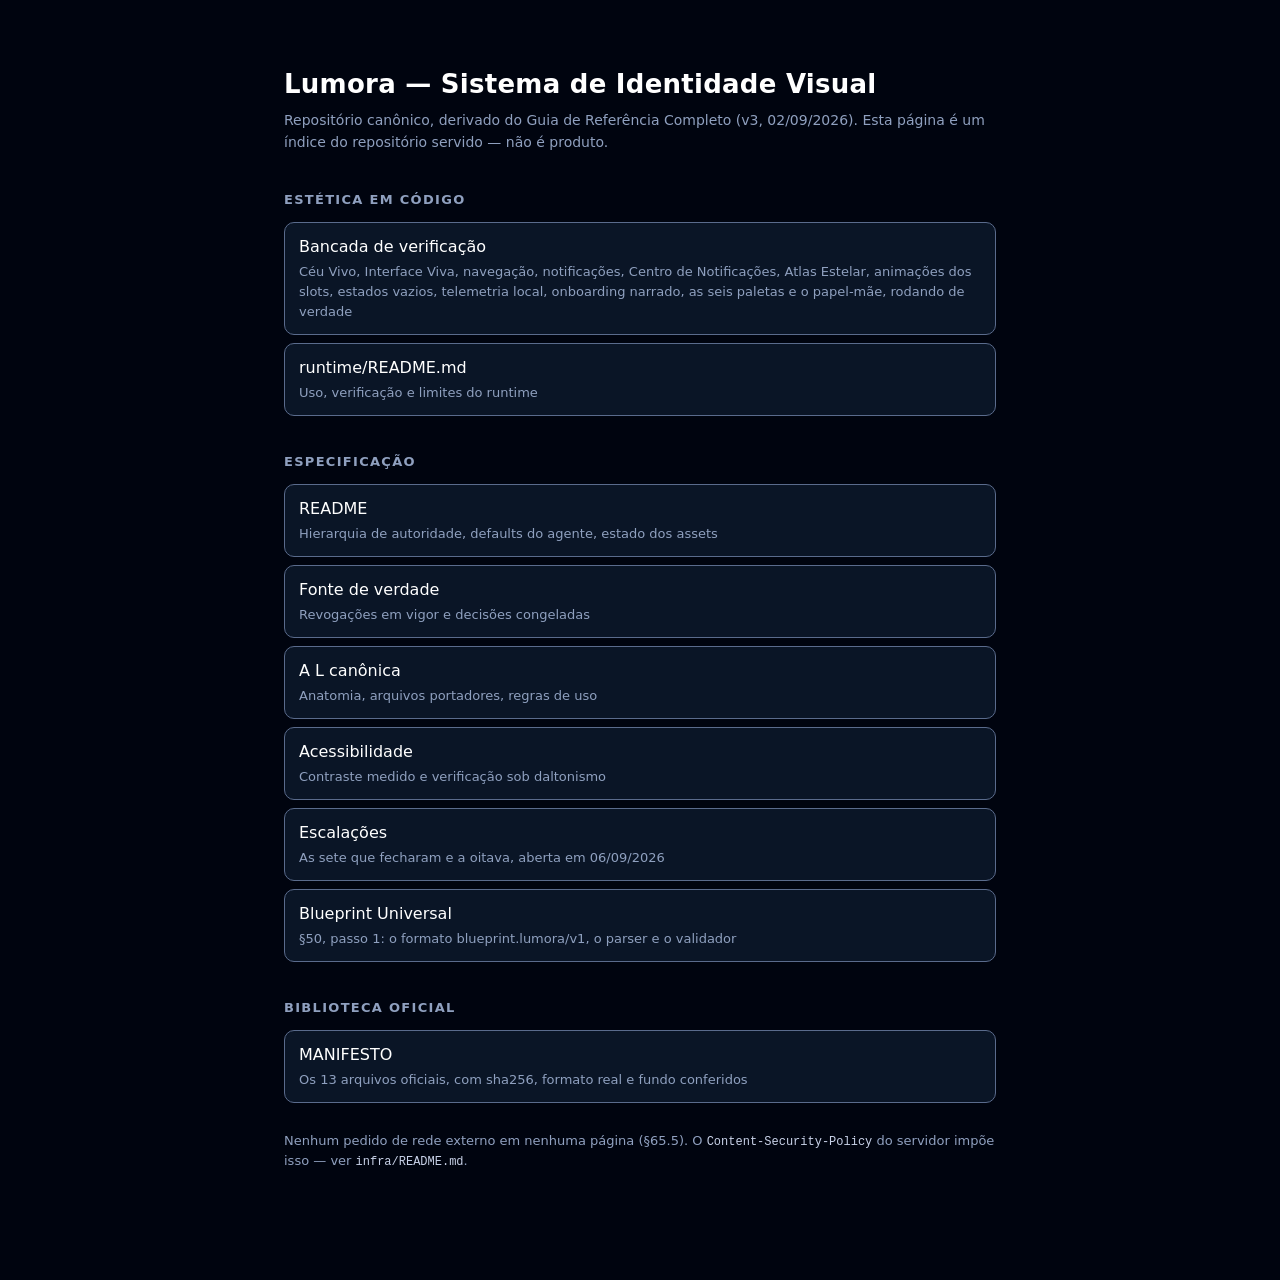
<file: index.html>
<!doctype html>
<html lang="pt-BR">
<head>
<meta charset="utf-8">
<meta name="viewport" content="width=device-width, initial-scale=1">
<title>Lumora — Sistema de Identidade Visual</title>
<link rel="stylesheet" href="runtime/tokens.css">
<style>
  * { box-sizing: border-box; }
  html, body { margin: 0; }
  body {
    background: var(--lum-deep-space); color: var(--lum-texto-1);
    font-family: var(--lum-fonte, system-ui, sans-serif); line-height: 1.55;
  }
  main { max-inline-size: 760px; margin-inline: auto; padding: 64px 24px 96px; }
  h1 { font-size: 26px; margin: 0 0 6px; letter-spacing: .01em; }
  .sub { color: var(--lum-texto-3); margin: 0 0 32px; font-size: 14px; }
  h2 { font-size: 13px; text-transform: uppercase; letter-spacing: .1em;
       color: var(--lum-texto-3); margin: 36px 0 12px; font-weight: 600; }
  ul { list-style: none; padding: 0; margin: 0; display: grid; gap: 8px; }
  a { color: var(--lum-texto-1); text-decoration: none; }
  li a { display: block; padding: 12px 14px; border-radius: 10px;
         border: 1px solid var(--lum-vidro-borda); background: var(--lum-vidro-solido); }
  li a:hover, li a:focus-visible { border-color: var(--lum-azul); }
  li span { display: block; color: var(--lum-texto-3); font-size: 13px; margin-block-start: 2px; }
  .nota { color: var(--lum-texto-3); font-size: 13px; margin-block-start: 28px; }
  code { font-family: var(--lum-fonte-mono); font-size: 12px; color: var(--lum-texto-2); }
</style>
</head>
<body>
<main>
  <h1>Lumora — Sistema de Identidade Visual</h1>
  <p class="sub">
    Repositório canônico, derivado do Guia de Referência Completo (v3, 02/09/2026).
    Esta página é um índice do repositório servido — não é produto.
  </p>

  <h2>Estética em código</h2>
  <ul>
    <li><a href="runtime/verificacao.html">Bancada de verificação
      <span>Céu Vivo, Interface Viva, navegação, notificações, Centro de Notificações,
      Atlas Estelar, animações dos slots, estados vazios, telemetria local, onboarding
      narrado, as seis paletas e o papel-mãe, rodando de verdade</span></a></li>
    <li><a href="runtime/README.md">runtime/README.md
      <span>Uso, verificação e limites do runtime</span></a></li>
  </ul>

  <h2>Especificação</h2>
  <ul>
    <li><a href="README.md">README <span>Hierarquia de autoridade, defaults do agente, estado dos assets</span></a></li>
    <li><a href="docs/00-fonte-de-verdade.md">Fonte de verdade <span>Revogações em vigor e decisões congeladas</span></a></li>
    <li><a href="docs/11-l-canonica.md">A L canônica <span>Anatomia, arquivos portadores, regras de uso</span></a></li>
    <li><a href="docs/06-acessibilidade.md">Acessibilidade <span>Contraste medido e verificação sob daltonismo</span></a></li>
    <li><a href="ESCALACOES.md">Escalações <span>As sete que fecharam e a oitava, aberta em 06/09/2026</span></a></li>
    <li><a href="blueprint/README.md">Blueprint Universal <span>§50, passo 1: o formato blueprint.lumora/v1, o parser e o validador</span></a></li>
  </ul>

  <h2>Biblioteca oficial</h2>
  <ul>
    <li><a href="assets/oficiais/MANIFESTO.md">MANIFESTO
      <span>Os 13 arquivos oficiais, com sha256, formato real e fundo conferidos</span></a></li>
  </ul>

  <p class="nota">
    Nenhum pedido de rede externo em nenhuma página (§65.5). O
    <code>Content-Security-Policy</code> do servidor impõe isso — ver <code>infra/README.md</code>.
  </p>
</main>
</body>
</html>
</file>
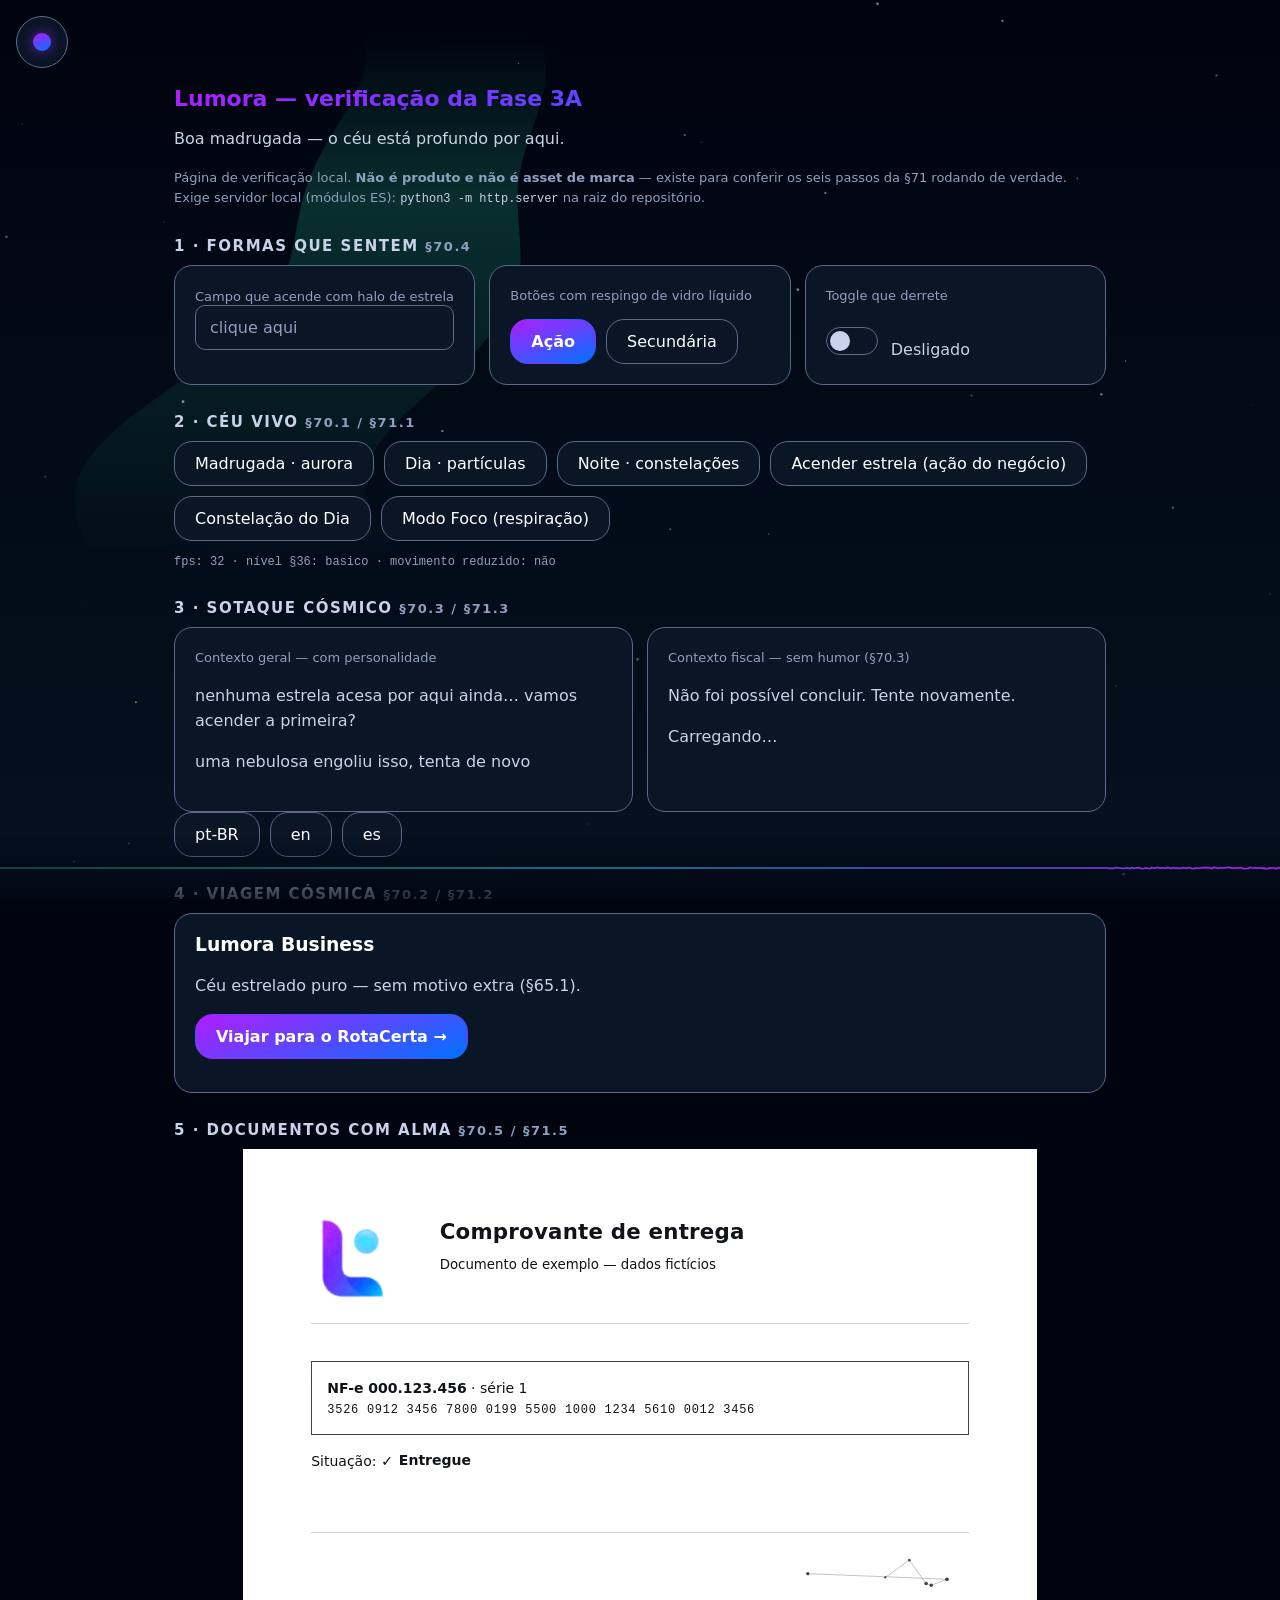
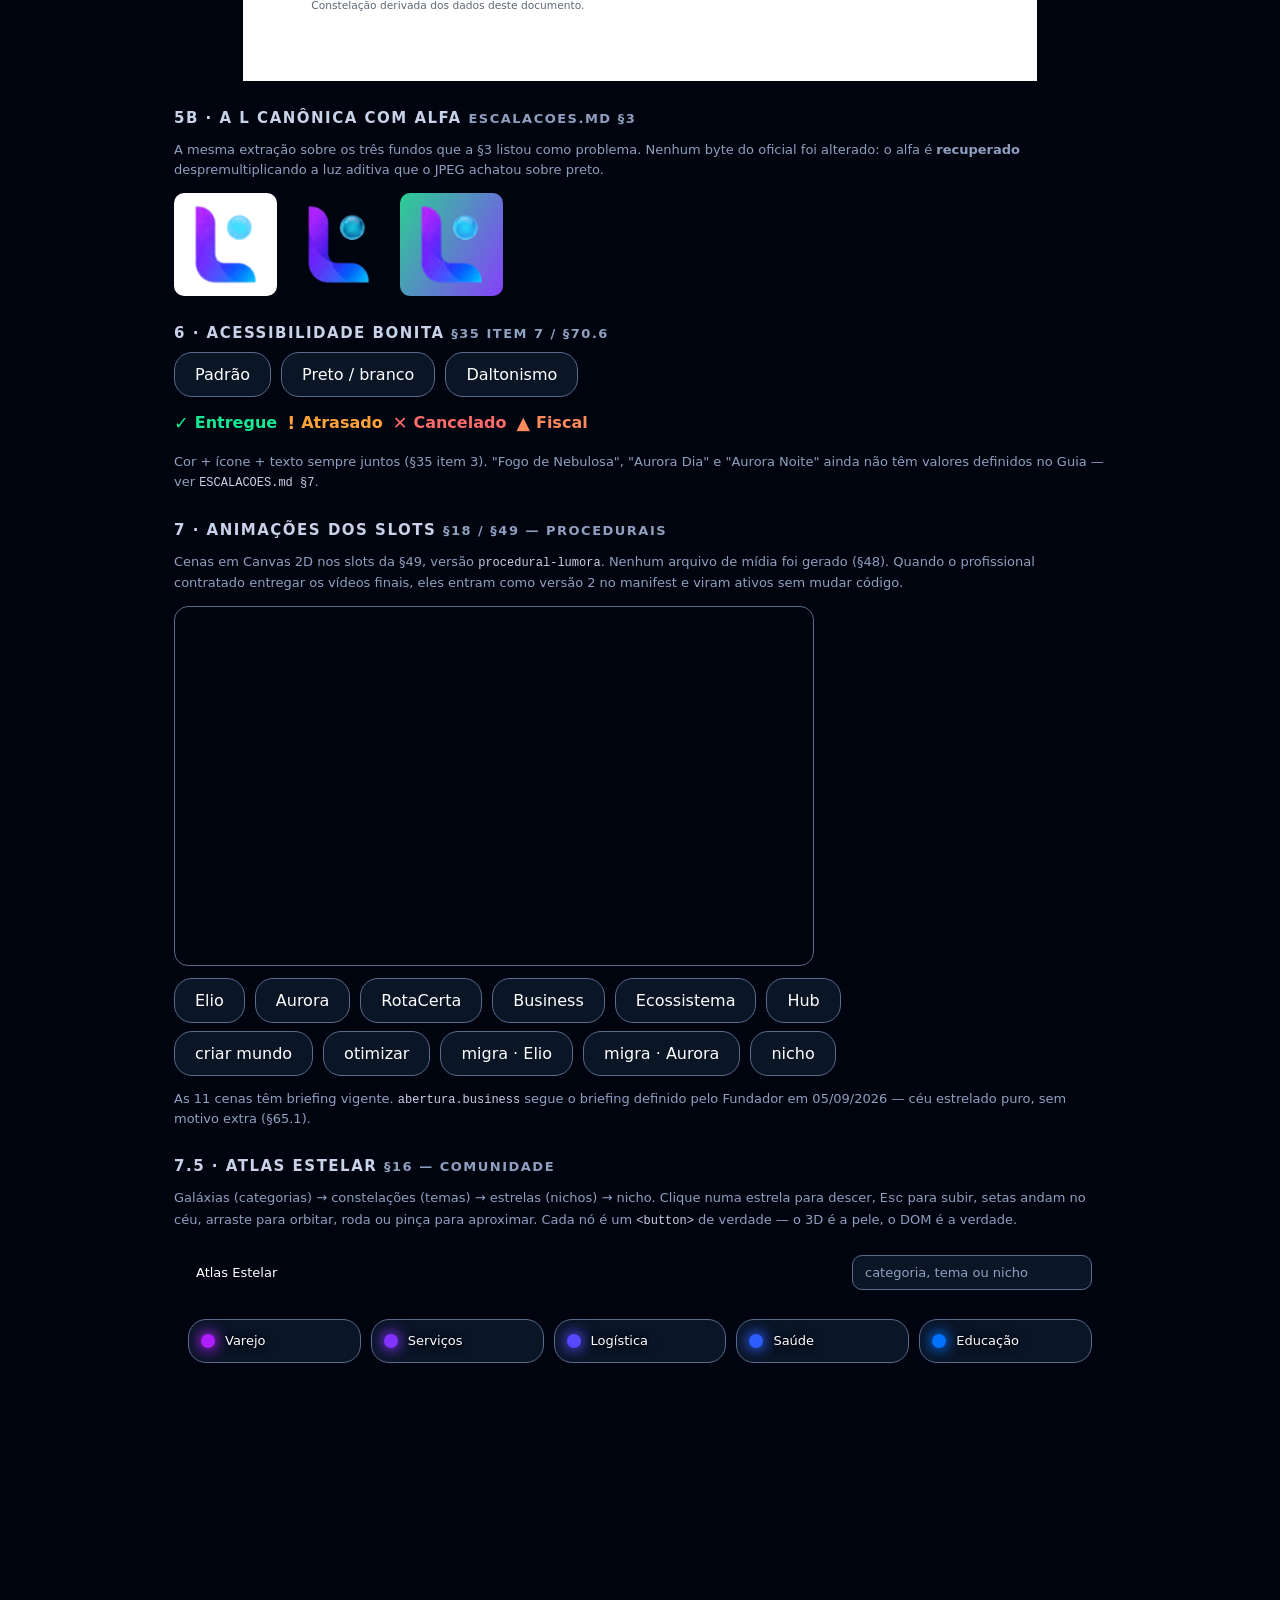
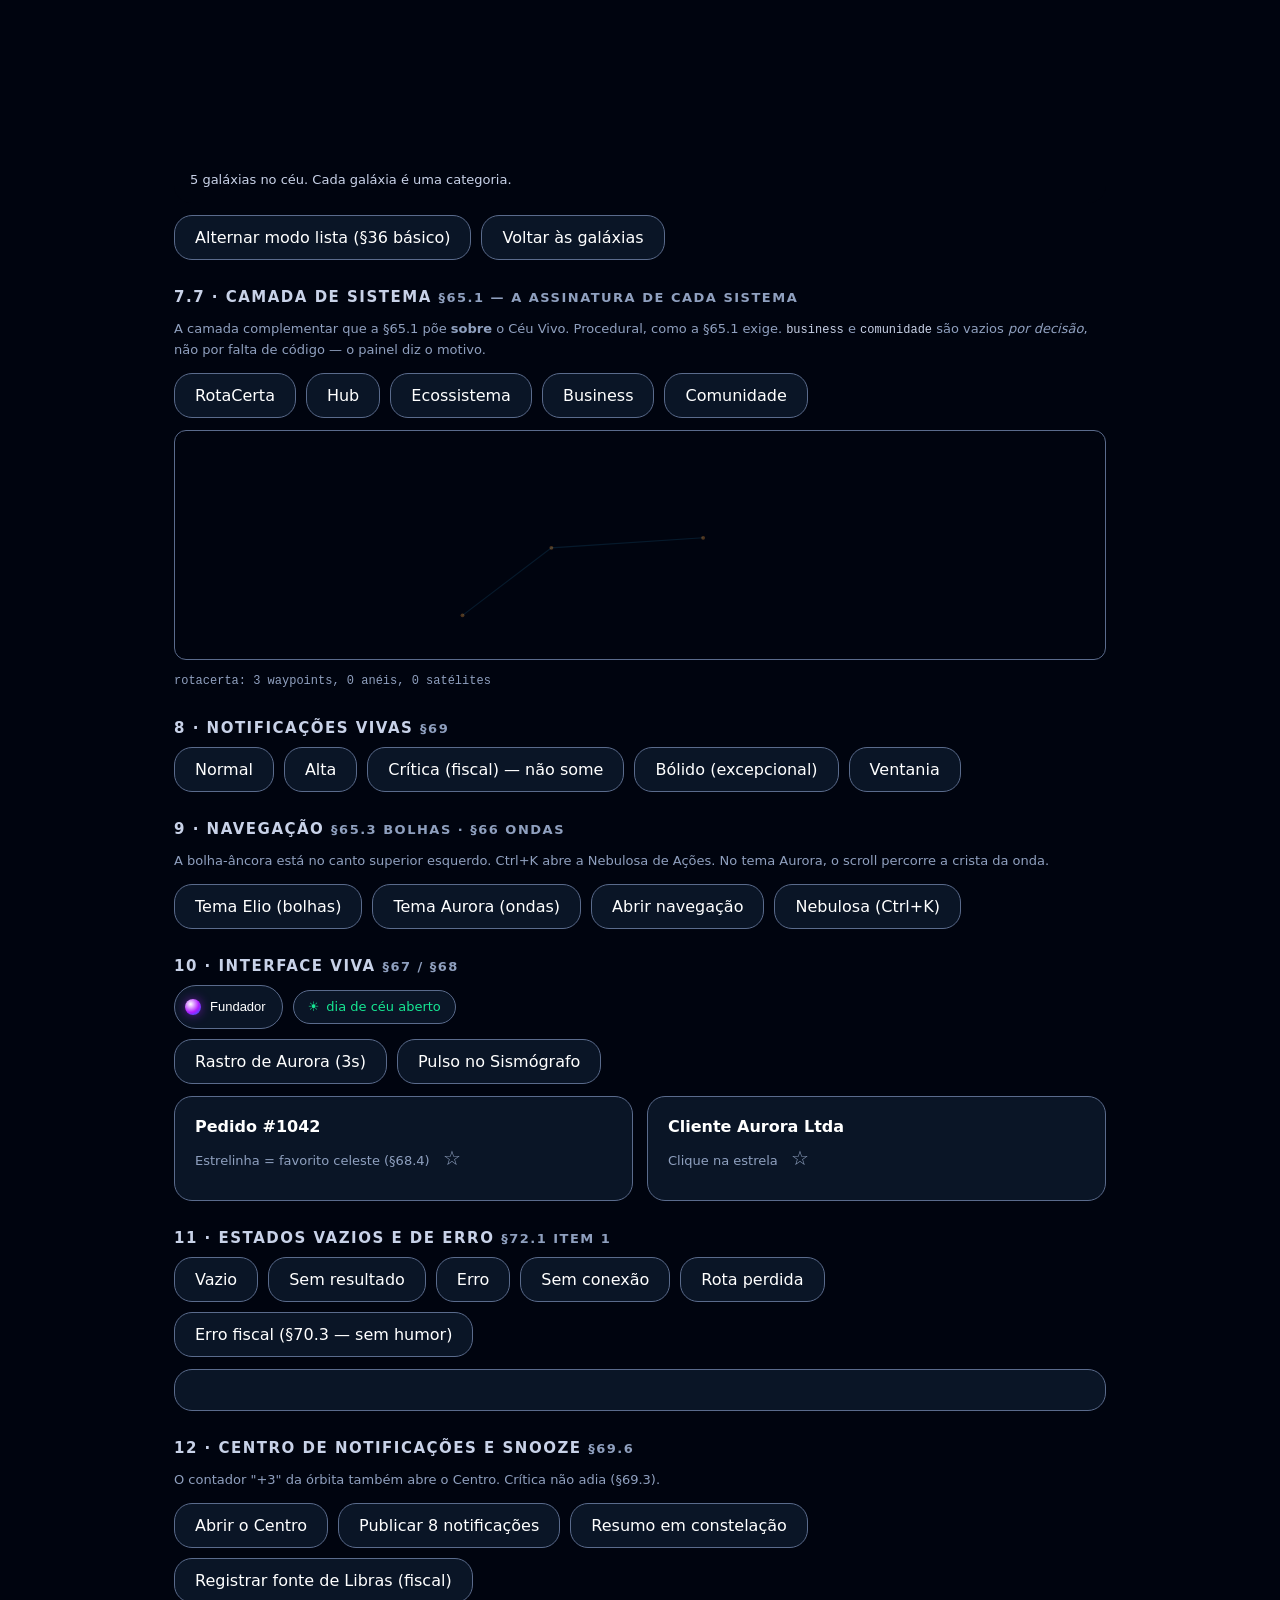
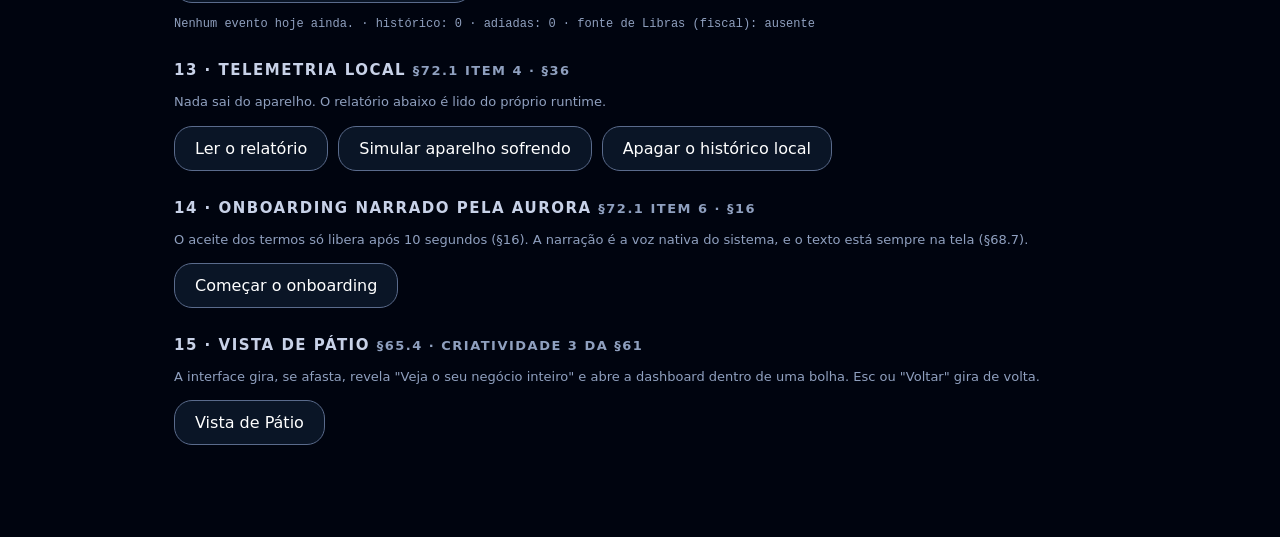
<file: runtime/verificacao.html>
<!doctype html>
<html lang="pt-BR" data-lum-nivel="pleno">
<head>
<meta charset="utf-8">
<meta name="viewport" content="width=device-width, initial-scale=1">
<title>Lumora — verificação da Fase 3A</title>
<link rel="stylesheet" href="tokens.css">
<link rel="stylesheet" href="formas-que-sentem.css">
<link rel="stylesheet" href="acessibilidade-bonita.css">
<link rel="stylesheet" href="documentos-com-alma.css">
<link rel="stylesheet" href="notificacoes-vivas.css">
<link rel="stylesheet" href="navegacao.css">
<link rel="stylesheet" href="interface-viva.css">
<link rel="stylesheet" href="animacoes.css">
<link rel="stylesheet" href="atlas-estelar.css">
<link rel="stylesheet" href="estados-vivos.css">
<link rel="stylesheet" href="onboarding-aurora.css">
<style>
  /* Estilos SÓ desta página de verificação. Não fazem parte do runtime. */
  * { box-sizing: border-box; }
  html, body { margin: 0; block-size: 100%; }
  body { background: var(--lum-deep-space); }
  /* canvas é elemento substituído: inset:0 sozinho NÃO estica — precisa de tamanho explícito */
  #ceu { position: fixed; inset: 0; z-index: 0; display: block; inline-size: 100%; block-size: 100%; }
  .painel { position: relative; z-index: 1; padding: 24px 24px 96px; max-inline-size: 980px; margin-inline: auto; padding-block-start: 86px; }
  h1 { font-size: 22px; margin: 0 0 4px; }
  h2 { font-size: 15px; margin: 28px 0 10px; color: var(--lum-texto-2);
       text-transform: uppercase; letter-spacing: .1em; font-weight: 600; }
  p  { color: var(--lum-texto-2); line-height: 1.55; }
  /* O papel-mãe tem tinta própria (--doc-tinta, 17,4:1). A regra de <p> desta
     página é para o fundo escuro e não pode invadir o documento: invadindo,
     a página de verificação mostraria um contraste que o runtime não tem. */
  .lum-doc p { color: inherit; }
  .aviso { color: var(--lum-texto-3); font-size: 13px; }
  .linha { display: flex; flex-wrap: wrap; gap: 10px; align-items: center; }
  .grade { display: grid; gap: 14px; grid-template-columns: repeat(auto-fit, minmax(220px, 1fr)); }
  .tela { min-block-size: 180px; }
  code { font-family: var(--lum-fonte-mono); font-size: 12px; color: var(--lum-texto-2); }
  .medidor { font-family: var(--lum-fonte-mono); font-size: 12px; color: var(--lum-texto-3); }
</style>
</head>
<body class="lum-raiz">

<canvas id="ceu" aria-hidden="true"></canvas>

<main class="painel">
  <h1 class="lum-texto-marca">Lumora — verificação da Fase 3A</h1>
  <p id="saudacao"></p>
  <p class="aviso">
    Página de verificação local. <strong>Não é produto e não é asset de marca</strong> —
    existe para conferir os seis passos da §71 rodando de verdade.
    Exige servidor local (módulos ES): <code>python3 -m http.server</code> na raiz do repositório.
  </p>

  <h2>1 · Formas que Sentem <span class="aviso">§70.4</span></h2>
  <div class="grade">
    <div class="lum-card">
      <label class="lum-campo-halo">
        <span class="aviso">Campo que acende com halo de estrela</span><br>
        <input class="lum-campo" type="text" placeholder="clique aqui" style="inline-size:100%">
      </label>
    </div>
    <div class="lum-card">
      <p class="aviso" style="margin-top:0">Botões com respingo de vidro líquido</p>
      <div class="linha">
        <button class="lum-botao lum-botao--primario">Ação</button>
        <button class="lum-botao">Secundária</button>
      </div>
    </div>
    <div class="lum-card">
      <p class="aviso" style="margin-top:0">Toggle que derrete</p>
      <button class="lum-toggle" id="tg" aria-pressed="false">
        <span class="lum-toggle-trilha"><span class="lum-toggle-gota"></span></span>
      </button>
      <span class="lum-toggle-rotulo" id="tg-rotulo">Desligado</span>
    </div>
  </div>

  <h2>2 · Céu Vivo <span class="aviso">§70.1 / §71.1</span></h2>
  <div class="linha">
    <button class="lum-botao" data-fase="madrugada">Madrugada · aurora</button>
    <button class="lum-botao" data-fase="dia">Dia · partículas</button>
    <button class="lum-botao" data-fase="noite">Noite · constelações</button>
    <button class="lum-botao" id="acender">Acender estrela (ação do negócio)</button>
    <button class="lum-botao" id="constelacao">Constelação do Dia</button>
    <button class="lum-botao" id="foco" aria-pressed="false">Modo Foco (respiração)</button>
  </div>
  <p class="medidor" id="medidor">fps: medindo…</p>

  <h2>3 · Sotaque Cósmico <span class="aviso">§70.3 / §71.3</span></h2>
  <div class="grade">
    <div class="lum-card">
      <p class="aviso" style="margin-top:0">Contexto geral — com personalidade</p>
      <p data-lum-texto="vazio"></p>
      <p data-lum-texto="erro"></p>
    </div>
    <div class="lum-card">
      <p class="aviso" style="margin-top:0">Contexto fiscal — sem humor (§70.3)</p>
      <p data-lum-texto="erro" data-lum-contexto="fiscal"></p>
      <p data-lum-texto="carregando" data-lum-contexto="fiscal"></p>
    </div>
  </div>
  <div class="linha">
    <button class="lum-botao" data-idioma="pt-BR">pt-BR</button>
    <button class="lum-botao" data-idioma="en">en</button>
    <button class="lum-botao" data-idioma="es">es</button>
  </div>

  <h2>4 · Viagem Cósmica <span class="aviso">§70.2 / §71.2</span></h2>
  <div class="lum-card tela" id="tela-a">
    <h3 style="margin-top:0">Lumora Business</h3>
    <p>Céu estrelado puro — sem motivo extra (§65.1).</p>
    <button class="lum-botao lum-botao--primario" id="ir-b">Viajar para o RotaCerta →</button>
  </div>
  <div class="lum-card tela" id="tela-b" hidden>
    <h3 style="margin-top:0">RotaCerta</h3>
    <p>GPS espacial — rotas luminosas e waypoints (§65.1).</p>
    <button class="lum-botao lum-botao--primario" id="ir-a">← Voltar para o Business</button>
  </div>

  <h2>5 · Documentos com Alma <span class="aviso">§70.5 / §71.5</span></h2>
  <div class="lum-doc">
    <header class="lum-doc-cabecalho">
      <div class="lum-doc-marca" data-lum-marca
           data-lum-marca-alt="Lumora — a L canônica"
           title="A L canônica, com alfa recuperado do oficial 11 (ESCALACOES.md §3)"></div>
      <div>
        <h3 class="lum-doc-titulo">Comprovante de entrega</h3>
        <p class="lum-doc-subtitulo">Documento de exemplo — dados fictícios</p>
      </div>
    </header>
    <div class="lum-doc-corpo">
      <div class="lum-doc-fiscal">
        <strong>NF-e 000.123.456</strong> · série 1<br>
        <span class="lum-doc-chave">3526 0912 3456 7800 0199 5500 1000 1234 5610 0012 3456</span>
      </div>
      <p>Situação: <span class="lum-doc-status" data-estado="ok">Entregue</span></p>
    </div>
    <footer class="lum-doc-rodape">
      <span>Constelação derivada dos dados deste documento.</span>
      <span data-lum-constelacao="NF-e 000.123.456 serie 1 entregue"></span>
    </footer>
  </div>

  <h2>5b · A L canônica com alfa <span class="aviso">ESCALACOES.md §3</span></h2>
  <p class="aviso">
    A mesma extração sobre os três fundos que a §3 listou como problema. Nenhum byte
    do oficial foi alterado: o alfa é <strong>recuperado</strong> despremultiplicando a
    luz aditiva que o JPEG achatou sobre preto.
  </p>
  <div class="linha" id="marcas">
    <div style="background:#fff;padding:10px;border-radius:10px">
      <div class="lum-doc-marca" data-lum-marca style="outline:none"></div>
    </div>
    <div style="background:var(--lum-deep-space);padding:10px;border-radius:10px">
      <div class="lum-doc-marca" data-lum-marca style="outline:none"></div>
    </div>
    <div style="background:linear-gradient(120deg,#2BCF92,#8541FA);padding:10px;border-radius:10px">
      <div class="lum-doc-marca" data-lum-marca style="outline:none"></div>
    </div>
  </div>

  <h2>6 · Acessibilidade Bonita <span class="aviso">§35 item 7 / §70.6</span></h2>
  <div class="linha">
    <button class="lum-botao" data-paleta="padrao">Padrão</button>
    <button class="lum-botao" data-paleta="preto-branco">Preto / branco</button>
    <button class="lum-botao" data-paleta="daltonismo">Daltonismo</button>
  </div>
  <p class="linha" style="margin-top:14px">
    <span class="lum-estado" data-estado="ok">Entregue</span>
    <span class="lum-estado" data-estado="atencao">Atrasado</span>
    <span class="lum-estado" data-estado="erro">Cancelado</span>
    <span class="lum-estado" data-estado="critico">Fiscal</span>
  </p>
  <p class="aviso">
    Cor + ícone + texto sempre juntos (§35 item 3). "Fogo de Nebulosa", "Aurora Dia" e
    "Aurora Noite" ainda não têm valores definidos no Guia — ver <code>ESCALACOES.md §7</code>.
  </p>

  <h2>7 · Animações dos slots <span class="aviso">§18 / §49 — procedurais</span></h2>
  <p class="aviso">
    Cenas em Canvas 2D nos slots da §49, versão <code>procedural-lumora</code>.
    Nenhum arquivo de mídia foi gerado (§48). Quando o profissional contratado entregar os
    vídeos finais, eles entram como versão 2 no manifest e viram ativos sem mudar código.
  </p>
  <canvas id="palco" width="640" height="360"
          style="inline-size:100%; max-inline-size:640px; aspect-ratio:16/9; block-size:auto;
                 border:1px solid var(--lum-vidro-borda); border-radius:14px; display:block"></canvas>
  <div class="linha" style="margin-top:12px">
    <button class="lum-botao" data-slot="abertura.elio">Elio</button>
    <button class="lum-botao" data-slot="abertura.aurora">Aurora</button>
    <button class="lum-botao" data-slot="abertura.rotacerta">RotaCerta</button>
    <button class="lum-botao" data-slot="abertura.business">Business</button>
    <button class="lum-botao" data-slot="abertura.ecossistema">Ecossistema</button>
    <button class="lum-botao" data-slot="abertura.hub">Hub</button>
  </div>
  <div class="linha" style="margin-top:8px">
    <button class="lum-botao" data-slot="loading.criar_mundo">criar mundo</button>
    <button class="lum-botao" data-slot="loading.otimizar">otimizar</button>
    <button class="lum-botao" data-slot="loading.migra_elio">migra · Elio</button>
    <button class="lum-botao" data-slot="loading.migra_aurora">migra · Aurora</button>
    <button class="lum-botao" data-slot="loading.nicho">nicho</button>
  </div>
  <p class="aviso">As 11 cenas têm briefing vigente. <code>abertura.business</code> segue o briefing
     definido pelo Fundador em 05/09/2026 — céu estrelado puro, sem motivo extra (§65.1).</p>

  <h2>7.5 · Atlas Estelar <span class="aviso">§16 — Comunidade</span></h2>
  <p class="aviso">Galáxias (categorias) → constelações (temas) → estrelas (nichos) → nicho.
     Clique numa estrela para descer, <kbd>Esc</kbd> para subir, setas andam no céu,
     arraste para orbitar, roda ou pinça para aproximar. Cada nó é um
     <code>&lt;button&gt;</code> de verdade — o 3D é a pele, o DOM é a verdade.</p>
  <div id="atlas"></div>
  <div class="linha" style="margin-top:12px">
    <button class="lum-botao" id="atlas-lista">Alternar modo lista (§36 básico)</button>
    <button class="lum-botao" id="atlas-topo">Voltar às galáxias</button>
  </div>

  <h2>7.7 · Camada de sistema <span class="aviso">§65.1 — a assinatura de cada sistema</span></h2>
  <p class="aviso">
    A camada complementar que a §65.1 põe <strong>sobre</strong> o Céu Vivo. Procedural, como
    a §65.1 exige. <code>business</code> e <code>comunidade</code> são vazios <em>por decisão</em>,
    não por falta de código — o painel diz o motivo.
  </p>
  <div class="linha" id="camada-botoes">
    <button class="lum-botao" data-sistema="rotacerta">RotaCerta</button>
    <button class="lum-botao" data-sistema="hub">Hub</button>
    <button class="lum-botao" data-sistema="ecossistema">Ecossistema</button>
    <button class="lum-botao" data-sistema="business">Business</button>
    <button class="lum-botao" data-sistema="comunidade">Comunidade</button>
  </div>
  <div style="position:relative;block-size:230px;margin-block-start:12px;
              border:1px solid var(--lum-vidro-borda);border-radius:12px;overflow:hidden;
              background:var(--lum-deep-space)">
    <canvas id="camada" style="position:absolute;inset:0"></canvas>
  </div>
  <p class="medidor" id="camada-estado"></p>

  <h2>8 · Notificações Vivas <span class="aviso">§69</span></h2>
  <div class="linha">
    <button class="lum-botao" data-notif="normal">Normal</button>
    <button class="lum-botao" data-notif="alta">Alta</button>
    <button class="lum-botao" data-notif="critica">Crítica (fiscal) — não some</button>
    <button class="lum-botao" id="bolido">Bólido (excepcional)</button>
    <button class="lum-botao" id="ventania">Ventania</button>
  </div>

  <h2>9 · Navegação <span class="aviso">§65.3 bolhas · §66 ondas</span></h2>
  <p class="aviso">A bolha-âncora está no canto superior esquerdo. Ctrl+K abre a Nebulosa de Ações.
     No tema Aurora, o scroll percorre a crista da onda.</p>
  <div class="linha">
    <button class="lum-botao" data-tema="elio">Tema Elio (bolhas)</button>
    <button class="lum-botao" data-tema="aurora">Tema Aurora (ondas)</button>
    <button class="lum-botao" id="abrir-nav">Abrir navegação</button>
    <button class="lum-botao" id="abrir-neb">Nebulosa (Ctrl+K)</button>
  </div>

  <h2>10 · Interface Viva <span class="aviso">§67 / §68</span></h2>
  <div class="linha" id="badges"></div>
  <div class="linha" style="margin-top:10px">
    <button class="lum-botao" id="rastro">Rastro de Aurora (3s)</button>
    <button class="lum-botao" id="pulso">Pulso no Sismógrafo</button>
  </div>
  <div class="grade" style="margin-top:12px">
    <div class="lum-card" data-lum-estrelinha="card-1"><strong>Pedido #1042</strong><br>
      <span class="aviso">Estrelinha = favorito celeste (§68.4)</span></div>
    <div class="lum-card" data-lum-estrelinha="card-2"><strong>Cliente Aurora Ltda</strong><br>
      <span class="aviso">Clique na estrela</span></div>
  </div>
  <canvas id="sismo" class="lum-sismografo"></canvas>

  <h2>11 · Estados vazios e de erro <span class="aviso">§72.1 item 1</span></h2>
  <div class="linha">
    <button class="lum-botao" data-estado="vazio">Vazio</button>
    <button class="lum-botao" data-estado="semResultado">Sem resultado</button>
    <button class="lum-botao" data-estado="erro">Erro</button>
    <button class="lum-botao" data-estado="semConexao">Sem conexão</button>
    <button class="lum-botao" data-estado="rotaPerdida">Rota perdida</button>
    <button class="lum-botao" data-estado="erro" data-contexto="fiscal">Erro fiscal (§70.3 — sem humor)</button>
  </div>
  <div id="palco-estado" class="lum-card" style="margin-top:12px"></div>

  <h2>12 · Centro de Notificações e snooze <span class="aviso">§69.6</span></h2>
  <p class="aviso">O contador "+3" da órbita também abre o Centro. Crítica não adia (§69.3).</p>
  <div class="linha">
    <button class="lum-botao" id="abrir-centro">Abrir o Centro</button>
    <button class="lum-botao" id="encher">Publicar 8 notificações</button>
    <button class="lum-botao" id="resumo-dia">Resumo em constelação</button>
    <button class="lum-botao" id="libras-registrar">Registrar fonte de Libras (fiscal)</button>
  </div>
  <p class="medidor" id="centro-estado"></p>

  <h2>13 · Telemetria local <span class="aviso">§72.1 item 4 · §36</span></h2>
  <p class="aviso">Nada sai do aparelho. O relatório abaixo é lido do próprio runtime.</p>
  <div class="linha">
    <button class="lum-botao" id="tel-relatorio">Ler o relatório</button>
    <button class="lum-botao" id="tel-baixo">Simular aparelho sofrendo</button>
    <button class="lum-botao" id="tel-limpar">Apagar o histórico local</button>
  </div>
  <pre class="medidor" id="tel-saida" style="white-space:pre-wrap"></pre>

  <h2>14 · Onboarding narrado pela Aurora <span class="aviso">§72.1 item 6 · §16</span></h2>
  <p class="aviso">O aceite dos termos só libera após 10 segundos (§16). A narração é a voz
     nativa do sistema, e o texto está sempre na tela (§68.7).</p>
  <div class="linha"><button class="lum-botao" id="abrir-onb">Começar o onboarding</button></div>
  <div id="palco-onb" style="margin-top:12px"></div>

  <h2>15 · Vista de Pátio <span class="aviso">§65.4 · criatividade 3 da §61</span></h2>
  <p class="aviso">A interface gira, se afasta, revela "Veja o seu negócio inteiro" e abre a
     dashboard dentro de uma bolha. Esc ou "Voltar" gira de volta.</p>
  <div class="linha"><button class="lum-botao" id="abrir-patio">Vista de Pátio</button></div>
</main>

<script type="module" src="verificacao.js"></script>
</body>
</html>
</file>
<file: runtime/tokens.css>
/* ==========================================================================
   Lumora — Tokens
   Fase 3A, base compartilhada. Liberada pelo "pode ir" do Fundador (05/09/2026).

   PROVENIÊNCIA DAS CORES
   O Guia não fixa nenhum valor hexadecimal em 59 páginas. Todos os valores de
   cor abaixo foram MEDIDOS por amostragem dos 13 assets oficiais, não
   escolhidos — ver docs/10-paleta.md.
   (DEFAULT DO AGENTE — medir os assets é a única forma de obter valores sem
   inventar identidade. Pendente de aprovação do Fundador.)

   Contraste verificado: python3 ferramentas/verificar_assets.py --contraste
   ========================================================================== */

:root {
  /* --- Deep Space (§60.1) — medido nos cantos dos 11 assets de fundo escuro */
  --lum-deep-space:            #00040F;
  --lum-deep-space-puro:       #000006;
  --lum-deep-space-nebulosa:   #00080F;

  /* --- L canônica (docs/11-l-canonica.md) — gradiente medido em 4 assets
         independentes que convergem. Confirmada pelo Fundador em 05/09/2026. */
  --lum-violeta:               #B01DFF;
  --lum-azul:                  #0072FF;
  --lum-gradiente:             linear-gradient(160deg, var(--lum-violeta), var(--lum-azul));

  /* --- Aurora (§65.2: "rios de luz verdes/teal/violeta") — medido em 05 */
  --lum-aurora-verde:          #2BCF92;
  --lum-aurora-teal:           #1D8FC5;
  --lum-aurora-violeta:        #8541FA;

  /* --- Cores-âncora por sistema (§65.1) */
  --lum-business-verde:        #16E793;   /* medido em 02 */
  --lum-rotacerta-ambar:       #FFA238;   /* medido em 03 */
  /* Hub: §65.1 nomeia "violeta/ciano". Não existe asset oficial do Hub para
     medir — os valores abaixo são a tradução literal do texto, não medição. */
  --lum-hub-violeta:           var(--lum-aurora-violeta);
  --lum-hub-ciano:             var(--lum-aurora-teal);

  /* --- Texto (DEFAULT DO AGENTE — não medido; escolhido para atender §35) */
  --lum-texto-1:               #FFFFFF;   /* 20,50:1 sobre Deep Space — AAA */
  --lum-texto-2:               #C8D2E8;   /* 13,51:1 — AAA */
  --lum-texto-3:               #8FA0BF;   /*  7,76:1 — AAA */

  /* --- Liquid Glass — superfície e borda (§70.4: CSS só para superfícies) */
  --lum-vidro:                 rgba(10, 21, 38, 0.55);
  --lum-vidro-solido:          #0A1526;   /* fallback sem backdrop-filter */
  --lum-vidro-borda:           #5A6B8C;   /* 3,82:1 — limite de UI (3:1) */
  --lum-vidro-brilho:          rgba(255, 255, 255, 0.10);
  --lum-vidro-blur:            18px;

  /* --- Estado (§35 item 3: cor NUNCA carrega informação sozinha —
         sempre acompanhada de ícone e texto) */
  --lum-ok:                    var(--lum-business-verde);
  --lum-atencao:               var(--lum-rotacerta-ambar);
  --lum-erro:                  #FF6B6B;
  --lum-critico:               #FF8A5B;

  /* --- Foco (§35 item 2: contraste >= 3:1 em 100% dos interativos) */
  --lum-foco:                  #7FE7FF;   /* 11,9:1 sobre Deep Space */
  --lum-foco-espessura:        3px;
  --lum-foco-deslocamento:     2px;

  /* --- Alvo de toque (§35 item 4) */
  --lum-alvo-min:              44px;

  /* --- Raio e espaço */
  --lum-raio-bolha:            50%;
  --lum-raio-superficie:       18px;
  --lum-raio-campo:            10px;      /* §65.3: campos permanecem geométricos */
  --lum-espaco:                8px;

  /* --- Movimento (§65.5: alvo 60fps; §66.2: easing registrado) */
  --lum-ease:                  cubic-bezier(.22, 1, .36, 1);
  --lum-dur-micro:             160ms;
  --lum-dur-curta:             320ms;
  --lum-dur-onda:              800ms;     /* §66.2: varredura da onda */
  --lum-dur-bolha-nasce:       400ms;     /* §69.1 */
  --lum-dur-bolha-estoura:     500ms;     /* §69.1 */
  --lum-dur-bolido:            2300ms;    /* §67.5: 2,3s */
  --lum-dur-viagem:            900ms;

  /* --- Respiração (§69.1: escala 1 <-> 1,03, ciclo ~3s).
         Mantida MUITO abaixo de 3Hz por causa da §35 item 8
         (nada pisca mais de 3 vezes por segundo). */
  --lum-respiracao-ciclo:      3s;
  --lum-respiracao-escala:     1.03;

  /* --- Tipografia
         (DEFAULT DO AGENTE — o Guia não nomeia nenhuma família tipográfica em
         59 páginas e nenhum arquivo de fonte foi entregue. A pilha abaixo é
         de sistema, para não depender de asset externo nem simular o wordmark
         oficial. Ver ESCALACOES.md §2.) */
  --lum-fonte: system-ui, -apple-system, "Segoe UI", Roboto, "Helvetica Neue",
               Arial, sans-serif;
  --lum-fonte-mono: ui-monospace, SFMono-Regular, Menlo, Consolas, monospace;
}

/* --------------------------------------------------------------------------
   Nível de otimização adaptativa (§36) — aplicado em <html data-lum-nivel>.
   O bootstrap mede fps localmente (telemetria local, §72.1 item 4, sem
   analytics externo) e rebaixa o nível sozinho.
   -------------------------------------------------------------------------- */
:root[data-lum-nivel="economico"] {
  --lum-vidro:      var(--lum-vidro-solido);   /* sem backdrop-filter */
  --lum-vidro-blur: 0px;
}
:root[data-lum-nivel="basico"] {
  --lum-vidro:      var(--lum-vidro-solido);
  --lum-vidro-blur: 0px;
  --lum-dur-onda:   0ms;
  --lum-dur-viagem: 0ms;
}

/* --------------------------------------------------------------------------
   [hidden] tem que vencer sempre.
   O atributo `hidden` aplica display:none pela folha do navegador, e QUALQUER
   `display` declarado pelo autor o derruba. Sem esta regra, um overlay de tela
   cheia (Nebulosa, painel de navegação) continua capturando cliques enquanto
   parece escondido — um bloqueador invisível de página inteira. Vale para todo
   componente deste runtime que alterna visibilidade por `el.hidden`.
   -------------------------------------------------------------------------- */
[hidden] { display: none !important; }

/* --------------------------------------------------------------------------
   Marca sobre o Céu Vivo — contorno da falta de alfa (ESCALACOES §3)
   Os 13 arquivos oficiais são JPEG, sem transparência: colados sobre o céu,
   viram um retângulo. Mas a arte é LUZ ADITIVA sobre preto, e para esse caso
   existe o operador certo — `screen` faz o preto virar neutro sem tocar num
   único pixel do arquivo.

   LIMITE, medido e não suposto: `screen` só é fiel sobre fundo ESCURO. Sobre
   o Deep Space (quase preto) a marca passa praticamente intacta; sobre uma
   cortina de aurora acesa ela desbota; sobre PAPEL BRANCO ela desaparece.
   Por isso o papel-mãe continua com a área da L reservada e vazia.
   -------------------------------------------------------------------------- */
.lum-marca-ceu {
  mix-blend-mode: screen;
  /* Sem suporte a blend o retângulo volta — melhor não exibir a marca do que
     exibir uma caixa preta cortando o céu. */
  display: none;
}
@supports (mix-blend-mode: screen) {
  .lum-marca-ceu { display: block; }
}

/* Quando marca-com-alfa.js preenche a marca, o alfa é VERDADEIRO e o truque
   deixa de ser necessário: a mistura sai. Isso conserta de quebra o defeito
   que a ESCALACOES.md §3 registrou no `screen` — sobre cortina de aurora
   acesa o gradiente da L desbotava. Com alfa real ele para de desbotar, e a
   marca passa a aparecer mesmo sem suporte a blend. */
.lum-marca-ceu[data-lum-marca-estado="pronta"] {
  mix-blend-mode: normal;
  display: block;
}
/* Nas paletas de alto contraste o blend sai: elas trocam o fundo e a mistura
   deixa de ser previsível. */
:root[data-lum-paleta="preto-branco"] .lum-marca-ceu,
:root[data-lum-paleta="aurora-dia"] .lum-marca-ceu { mix-blend-mode: normal; }

/* --------------------------------------------------------------------------
   Base
   -------------------------------------------------------------------------- */
.lum-raiz {
  background: var(--lum-deep-space);
  color: var(--lum-texto-1);
  font-family: var(--lum-fonte);
  /* O Céu Vivo desenha ATRÁS de tudo; o conteúdo empilha acima. */
  position: relative;
  isolation: isolate;
}

/* Foco visível em 100% dos interativos (§35 item 2). Nunca removido. */
.lum-raiz :focus-visible {
  outline: var(--lum-foco-espessura) solid var(--lum-foco);
  outline-offset: var(--lum-foco-deslocamento);
  border-radius: var(--lum-raio-campo);
}

/* Alvos de toque (§35 item 4) */
.lum-raiz button,
.lum-raiz [role="button"],
.lum-raiz a.lum-acao,
.lum-raiz input[type="checkbox"],
.lum-raiz input[type="radio"] {
  min-inline-size: var(--lum-alvo-min);
  min-block-size: var(--lum-alvo-min);
}

/* Superfície Liquid Glass — CSS só para superfície (§65.5/§70.4).
   backdrop-filter é progressivo: sem suporte, cai no sólido. */
.lum-vidro {
  background: var(--lum-vidro-solido);
  border: 1px solid var(--lum-vidro-borda);
  border-radius: var(--lum-raio-superficie);
}
@supports (backdrop-filter: blur(1px)) {
  :root:not([data-lum-nivel="basico"]):not([data-lum-nivel="economico"]) .lum-vidro {
    background: var(--lum-vidro);
    backdrop-filter: blur(var(--lum-vidro-blur)) saturate(1.2);
    box-shadow: inset 0 1px 0 var(--lum-vidro-brilho);
  }
}

/* §65.3 — a regra do geométrico x bolha:
   "o que precisa ser forma geométrica é; o que não precisa, é bolha".
   Campos, tabelas e inputs NUNCA viram bolha. */
.lum-campo,
.lum-raiz input:not([type="checkbox"]):not([type="radio"]),
.lum-raiz select,
.lum-raiz textarea,
.lum-raiz table {
  border-radius: var(--lum-raio-campo);
}

.lum-bolha { border-radius: var(--lum-raio-bolha); }

/* Texto de marca: o gradiente NUNCA é cor de texto corrido.
   --lum-violeta mede 4,36:1 e reprova AA (docs/06-acessibilidade.md).
   Esta classe existe só para display curto, com fallback sólido legível. */
.lum-texto-marca {
  color: var(--lum-texto-1);
}
@supports (-webkit-background-clip: text) or (background-clip: text) {
  .lum-texto-marca {
    background: var(--lum-gradiente);
    -webkit-background-clip: text;
    background-clip: text;
    color: transparent;
  }
}
</file>
<file: runtime/formas-que-sentem.css>
/* ==========================================================================
   Lumora — Fase 3A, passo 1: ✨ FORMAS QUE SENTEM (base tátil)
   §70.4 / §71.4. Primeiro item da ordem de implementação da §71.

   §70.4 é explícito quanto ao meio:
     "Implementação com Web Animations API/CSS apenas, sem bibliotecas."

   Os quatro gestos registrados no Guia:
     - campos acendem com halo de estrela ao focar
     - botões têm respingo de vidro líquido no clique
     - toggles derretem entre estados
     - cards flutuam suavemente no hover
   ========================================================================== */

/* --------------------------------------------------------------------------
   1. Campo que acende com halo de estrela ao focar
   -------------------------------------------------------------------------- */
.lum-campo {
  background: var(--lum-vidro-solido);
  border: 1px solid var(--lum-vidro-borda);
  color: var(--lum-texto-1);
  font: inherit;
  padding: 12px 14px;
  min-block-size: var(--lum-alvo-min);
  transition:
    border-color var(--lum-dur-micro) var(--lum-ease),
    box-shadow   var(--lum-dur-curta) var(--lum-ease);
}

.lum-campo::placeholder { color: var(--lum-texto-3); }

/* O halo: anéis concêntricos de luz, como uma estrela acendendo.
   O outline de foco (tokens.css) continua por cima — o halo é estética,
   o outline é acessibilidade (§35 item 2) e nunca é substituído por ele. */
.lum-campo:focus-visible {
  border-color: var(--lum-foco);
  box-shadow:
    0 0 0 1px var(--lum-foco),
    0 0 12px -2px var(--lum-foco),
    0 0 28px -6px var(--lum-violeta);
}

/* As pontas da estrela — cruz de luz, só decorativa. */
.lum-campo-halo { position: relative; display: block; }
.lum-campo-halo::after {
  content: "";
  position: absolute;
  inset-inline-end: 12px;
  inset-block-start: 50%;
  inline-size: 14px;
  block-size: 14px;
  translate: 0 -50%;
  opacity: 0;
  pointer-events: none;
  background:
    linear-gradient(to right,  transparent 46%, var(--lum-foco) 50%, transparent 54%),
    linear-gradient(to bottom, transparent 46%, var(--lum-foco) 50%, transparent 54%);
  transition: opacity var(--lum-dur-curta) var(--lum-ease),
              rotate  var(--lum-dur-curta) var(--lum-ease);
}
.lum-campo-halo:focus-within::after { opacity: 1; rotate: 45deg; }

/* --------------------------------------------------------------------------
   2. Botão com respingo de vidro líquido no clique
   O elemento .lum-respingo é criado por lumora.js no ponto do clique.
   -------------------------------------------------------------------------- */
.lum-botao {
  position: relative;
  overflow: hidden;
  border: 1px solid var(--lum-vidro-borda);
  border-radius: var(--lum-raio-superficie);
  background: var(--lum-vidro-solido);
  color: var(--lum-texto-1);
  font: inherit;
  padding: 12px 20px;
  cursor: pointer;
  transition: transform var(--lum-dur-micro) var(--lum-ease),
              border-color var(--lum-dur-micro) var(--lum-ease);
}
.lum-botao:hover { border-color: var(--lum-foco); }
.lum-botao:active { transform: scale(0.98); }

.lum-botao--primario {
  background: var(--lum-gradiente);
  border-color: transparent;
  /* Texto branco sobre o gradiente: o violeta puro reprova AA como fundo de
     texto pequeno, então o peso sobe e o tamanho tem piso. */
  font-weight: 600;
}

.lum-respingo {
  position: absolute;
  border-radius: 50%;
  pointer-events: none;
  translate: -50% -50%;
  /* Vidro líquido: claro no centro, refração violeta na borda. */
  background: radial-gradient(
    circle,
    rgba(255, 255, 255, 0.55) 0%,
    rgba(176, 29, 255, 0.30) 45%,
    transparent 70%
  );
  animation: lum-respingo var(--lum-dur-curta) var(--lum-ease) forwards;
}

@keyframes lum-respingo {
  from { inline-size: 0; block-size: 0; opacity: 0.9; }
  to   { inline-size: var(--lum-respingo-tam, 240px);
         block-size: var(--lum-respingo-tam, 240px);
         opacity: 0; }
}

/* --------------------------------------------------------------------------
   3. Toggle que derrete entre estados
   -------------------------------------------------------------------------- */
.lum-toggle {
  /* Alvo de toque completo (§35 item 4), mesmo com a trilha menor. */
  min-inline-size: var(--lum-alvo-min);
  min-block-size: var(--lum-alvo-min);
  display: inline-grid;
  place-items: center;
  background: none;
  border: 0;
  padding: 0;
  cursor: pointer;
}

.lum-toggle-trilha {
  position: relative;
  inline-size: 52px;
  block-size: 28px;
  border-radius: 999px;
  background: var(--lum-vidro-solido);
  border: 1px solid var(--lum-vidro-borda);
  transition: background var(--lum-dur-curta) var(--lum-ease);
}

.lum-toggle-gota {
  position: absolute;
  inset-block-start: 3px;
  inset-inline-start: 3px;
  inline-size: 20px;
  block-size: 20px;
  border-radius: 50%;
  background: var(--lum-texto-2);
  /* O "derreter": a gota estica antes de assentar do outro lado. */
  transition:
    translate   var(--lum-dur-curta) var(--lum-ease),
    scale       var(--lum-dur-curta) var(--lum-ease),
    background  var(--lum-dur-curta) var(--lum-ease),
    border-radius var(--lum-dur-curta) var(--lum-ease);
}

.lum-toggle[aria-pressed="true"] .lum-toggle-trilha { background: var(--lum-gradiente); }
.lum-toggle[aria-pressed="true"] .lum-toggle-gota {
  translate: 24px 0;
  background: var(--lum-texto-1);
}
/* No meio do caminho a gota se alonga — a "derretida". */
.lum-toggle:active .lum-toggle-gota {
  scale: 1.35 0.85;
  border-radius: 40%;
}

/* §35 item 3 — o estado nunca é só a cor: o rótulo textual acompanha. */
.lum-toggle-rotulo { color: var(--lum-texto-2); margin-inline-start: 8px; }

/* --------------------------------------------------------------------------
   4. Card que flutua ao pairar
   -------------------------------------------------------------------------- */
.lum-card {
  border-radius: var(--lum-raio-superficie);
  border: 1px solid var(--lum-vidro-borda);
  background: var(--lum-vidro-solido);
  padding: 20px;
  /* Só transform e opacity animam — nada de layout (§66.2), para 60fps. */
  transition: translate var(--lum-dur-curta) var(--lum-ease),
              box-shadow var(--lum-dur-curta) var(--lum-ease);
}
.lum-card:hover,
.lum-card:focus-within {
  translate: 0 -4px;
  box-shadow: 0 12px 32px -12px var(--lum-violeta);
}

/* --------------------------------------------------------------------------
   MOVIMENTO REDUZIDO (§35 item 8 / §36)
   O gesto some; o estado permanece legível. Nada de informação se perde.
   -------------------------------------------------------------------------- */
@media (prefers-reduced-motion: reduce) {
  .lum-campo,
  .lum-botao,
  .lum-card,
  .lum-toggle-gota,
  .lum-toggle-trilha,
  .lum-campo-halo::after {
    transition-duration: 1ms;
  }
  .lum-respingo { display: none; }          /* respingo é puro gesto */
  .lum-card:hover, .lum-card:focus-within { translate: none; }
  .lum-botao:active { transform: none; }
  .lum-toggle:active .lum-toggle-gota { scale: 1; border-radius: 50%; }
}

/* Nível básico da otimização adaptativa (§36): mesmo corte, por hardware. */
:root[data-lum-nivel="basico"] .lum-respingo { display: none; }
:root[data-lum-nivel="basico"] .lum-card:hover { translate: none; }
</file>
<file: runtime/acessibilidade-bonita.css>
/* ==========================================================================
   Lumora — Fase 3A, passo 6: 🌈 ACESSIBILIDADE BONITA (alto contraste com alma)
   §35 item 7 · §70.6 / §71.6. Liberado pelo "pode ir" do Fundador (05/09/2026).

   §71.6: "Alto contraste com alma — contraste total para quem precisa sem
   virar tela branca sem identidade."

   ---------------------------------------------------------------------------
   ESTADO: AS SEIS PALETAS IMPLEMENTADAS
   ---------------------------------------------------------------------------
   O Guia descreve DUAS listas de paletas que não coincidem:

     §35 item 7  -> "Modo Alto Contraste com 3 paletas
                     (padrão, preto/branco, daltonismo)"
     §70.6/§71.6 -> "Fogo de Nebulosa" (vermelho-laranja profundo),
                     "Aurora Dia", "Aurora Noite"

   As três da §35 são requisito funcional com conteúdo determinado. As três da
   §70.6 são nomeadas sem nenhum valor em 59 páginas — o Fundador autorizou
   defini-las em 05/09/2026 ("pode resolver os problemas tranquilamente"), e
   os valores abaixo são DEFAULT DO AGENTE com contraste calculado, não
   estimado. Ficam pendentes de conferência dele.

   As duas listas são tratadas como uma só feature de seis paletas: a §35
   garante o mínimo funcional (padrão, preto/branco, daltonismo) e a §70.6
   acrescenta as três com identidade. -> ESCALACOES.md §7.

   Troca em <html data-lum-paleta="...">. Sem paleta declarada, vale o padrão.
   ========================================================================== */

/* --------------------------------------------------------------------------
   PALETA 1 — padrão (§35 item 7)
   A identidade normal já nasce acima do mínimo: os tokens de texto medem
   20,50:1 / 13,51:1 / 7,76:1 sobre Deep Space, todos AAA.
   Definida em tokens.css; aqui só o reforço do foco.
   -------------------------------------------------------------------------- */
:root[data-lum-paleta="padrao"],
:root:not([data-lum-paleta]) {
  --lum-foco-espessura: 3px;
}

/* --------------------------------------------------------------------------
   PALETA 2 — preto/branco (§35 item 7)
   Contraste máximo. A "alma" que sobra é a forma, não a cor: as bolhas
   continuam bolhas, o céu continua desenhando — em branco sobre preto.
   -------------------------------------------------------------------------- */
:root[data-lum-paleta="preto-branco"] {
  --lum-deep-space:          #000000;
  --lum-deep-space-puro:     #000000;
  --lum-deep-space-nebulosa: #000000;

  --lum-texto-1:             #FFFFFF;   /* 21,00:1 */
  --lum-texto-2:             #FFFFFF;
  --lum-texto-3:             #FFFFFF;

  --lum-vidro:               #000000;
  --lum-vidro-solido:        #000000;
  --lum-vidro-borda:         #FFFFFF;   /* 21,00:1 */
  --lum-vidro-brilho:        transparent;
  --lum-vidro-blur:          0px;

  --lum-violeta:             #FFFFFF;
  --lum-azul:                #FFFFFF;
  --lum-gradiente:           none;

  --lum-ok:                  #FFFFFF;
  --lum-atencao:             #FFFFFF;
  --lum-erro:                #FFFFFF;
  --lum-critico:             #FFFFFF;

  --lum-foco:                #FFFF00;   /* 19,56:1 — destaca do branco */
  --lum-foco-espessura:      4px;
}

/* Sem cor para diferenciar, a forma e o texto carregam tudo (§35 item 3).
   Bordas ficam mais grossas para o estado ser lido pelo contorno. */
:root[data-lum-paleta="preto-branco"] .lum-vidro,
:root[data-lum-paleta="preto-branco"] .lum-card,
:root[data-lum-paleta="preto-branco"] .lum-campo,
:root[data-lum-paleta="preto-branco"] .lum-botao {
  border-width: 2px;
  backdrop-filter: none;
  box-shadow: none;
}
:root[data-lum-paleta="preto-branco"] .lum-botao--primario {
  background: #FFFFFF;
  color: #000000;
}
:root[data-lum-paleta="preto-branco"] .lum-texto-marca {
  background: none;
  -webkit-text-fill-color: currentColor;
  color: var(--lum-texto-1);
}

/* --------------------------------------------------------------------------
   PALETA 3 — daltonismo (§35 item 7)
   Base Okabe-Ito (2008).
   Contraste sobre Deep Space (calculado): azul-céu 8,89:1 · laranja 9,10:1 ·
   vermelhão 5,30:1 · amarelo 15,50:1 — todos >= AA, três deles AAA.

   §35 exige paletas "testadas em simuladores (Coblis, Stark)". O teste foi
   feito, mas em código — ferramentas/verificar_daltonismo.py, que é
   reproduzível e lê estes mesmos valores daqui. MEDIDO, menor ΔE00 entre os
   quatro estados:

       visão normal 21,7 · protanopia 15,3 · deuteranopia 11,7 · tritanopia 8,6

   Os 8,6 da tritanopia NÃO são um descuido: das 7 cores Okabe-Ito, 6 passam em
   AA aqui, e as 15 combinações de 4 dessas 6 empatam em 8,6. É o teto da
   paleta. Okabe-Ito foi construída para o eixo vermelho-verde, não para o
   azul-amarelo — trocar cores pioraria o eixo que ela existe para resolver.
   Por isso a cor nunca é canal único: forma e texto acompanham todo estado
   (§35 item 3), inclusive a urgência "alta" em notificacoes-vivas.css.
   -------------------------------------------------------------------------- */
:root[data-lum-paleta="daltonismo"] {
  --lum-ok:            #56B4E9;   /* azul-céu no lugar do verde */
  --lum-atencao:       #E69F00;   /* laranja */
  --lum-erro:          #D55E00;   /* vermelhão */
  --lum-critico:       #F0E442;   /* amarelo — o mais luminoso da escala */

  --lum-violeta:       #CC79A7;   /* roxo-rosa, 6,70:1 */
  --lum-azul:          #56B4E9;
  --lum-gradiente:     linear-gradient(160deg, #CC79A7, #56B4E9);

  --lum-aurora-verde:  #56B4E9;
  --lum-aurora-teal:   #56B4E9;
  --lum-aurora-violeta:#CC79A7;

  --lum-business-verde:  #56B4E9;
  --lum-rotacerta-ambar: #E69F00;

  --lum-foco:          #F0E442;   /* 15,50:1 */
  --lum-foco-espessura: 4px;
}

/* O eixo vermelho/verde some da estética também, não só dos estados:
   a aurora do céu passa a variar em luminosidade e no eixo azul/laranja. */
:root[data-lum-paleta="daltonismo"] .lum-card:hover {
  box-shadow: 0 12px 32px -12px #CC79A7;
}

/* --------------------------------------------------------------------------
   PALETAS 4–6 — §70.6 / §71.6: VALORES PENDENTES DE DECISÃO DO FUNDADOR
   Os seletores existem e funcionam. Nenhum valor foi inventado.
   Preenchê-los é a resposta à ESCALACOES.md §7.
   -------------------------------------------------------------------------- */

/* "Fogo de Nebulosa" — §70.6 descreve apenas "vermelho-laranja profundo".
   (DEFAULT DO AGENTE — o Guia nomeia as três paletas e não define nenhum
   valor. O Fundador autorizou resolver em 05/09/2026. Contraste calculado,
   não estimado: todos os tokens de texto acima de 7:1 = AAA.) */
:root[data-lum-paleta="fogo-de-nebulosa"] {
  --lum-deep-space:          #1A0603;   /* vermelho-laranja profundo */
  --lum-deep-space-puro:     #120402;
  --lum-deep-space-nebulosa: #240904;

  --lum-texto-1:             #FFF3EC;   /* 18,00:1 */
  --lum-texto-2:             #FFD9C2;   /* 14,89:1 */
  --lum-texto-3:             #F5A97F;   /* 10,14:1 */

  --lum-vidro:               #240904;
  --lum-vidro-solido:        #240904;
  --lum-vidro-borda:         #C4643C;   /*  4,89:1 */
  --lum-vidro-blur:          0px;

  --lum-violeta:             #FF9E4D;
  --lum-azul:                #FFC46B;
  --lum-gradiente:           linear-gradient(160deg, #FF9E4D, #FFE08A);

  --lum-ok:                  #FFC46B;   /* 12,47:1 */
  --lum-atencao:             #FF9E4D;   /*  9,57:1 */
  --lum-erro:                #FF7A5C;   /*  7,65:1 */
  --lum-critico:             #FFE08A;   /* 15,20:1 */

  --lum-foco:                #FFD166;   /* 13,59:1 */
  --lum-foco-espessura:      4px;
}

/* "Aurora Noite" — a identidade Aurora em alto contraste, sobre o escuro.
   (DEFAULT DO AGENTE, mesma autorização.) */
:root[data-lum-paleta="aurora-noite"] {
  --lum-deep-space:          #01100E;
  --lum-deep-space-puro:     #000A09;
  --lum-deep-space-nebulosa: #032019;

  --lum-texto-1:             #EFFFFA;   /* 18,82:1 */
  --lum-texto-2:             #B8E8DA;   /* 14,41:1 */
  --lum-texto-3:             #7FC9B8;   /* 10,12:1 */

  --lum-vidro:               #032019;
  --lum-vidro-solido:        #032019;
  --lum-vidro-borda:         #3E7E71;   /*  4,09:1 — limite de UI */
  --lum-vidro-blur:          0px;

  --lum-violeta:             #8CF0DA;
  --lum-azul:                #5FE3B0;
  --lum-gradiente:           linear-gradient(160deg, #8CF0DA, #5FE3B0);
  --lum-aurora-verde:        #5FE3B0;
  --lum-aurora-teal:         #8CF0DA;
  --lum-aurora-violeta:      #B8E8DA;

  --lum-ok:                  #5FE3B0;   /* 12,11:1 */
  --lum-atencao:             #FFC46B;   /* 12,35:1 */
  --lum-erro:                #FF8A8A;   /*  8,56:1 */
  --lum-critico:             #FFE08A;   /* 15,05:1 */

  --lum-foco:                #8CF0DA;   /* 14,41:1 */
  --lum-foco-espessura:      4px;
}

/* "Aurora Dia" — a única paleta CLARA da identidade. É a resposta para quem
   precisa de fundo claro sem cair na "tela branca sem identidade" que a §71.6
   rejeita: o papel é levemente esverdeado, os acentos são aurora escurecida.
   (DEFAULT DO AGENTE, mesma autorização.) */
:root[data-lum-paleta="aurora-dia"] {
  --lum-deep-space:          #F4FBF8;
  --lum-deep-space-puro:     #FFFFFF;
  --lum-deep-space-nebulosa: #E6F4EE;

  --lum-texto-1:             #06231D;   /* 15,80:1 */
  --lum-texto-2:             #0E4038;   /* 11,06:1 */
  --lum-texto-3:             #2A6357;   /*  6,62:1 */

  --lum-vidro:               #E6F4EE;
  --lum-vidro-solido:        #E6F4EE;
  --lum-vidro-borda:         #3E7E71;   /*  4,52:1 */
  --lum-vidro-brilho:        transparent;
  --lum-vidro-blur:          0px;

  --lum-violeta:             #0B6B4F;
  --lum-azul:                #0E4038;
  --lum-gradiente:           linear-gradient(160deg, #0B6B4F, #0E4038);

  --lum-ok:                  #0B6B4F;   /*  6,19:1 */
  --lum-atencao:             #8A4B00;   /*  6,48:1 */
  --lum-erro:                #A11A2B;   /*  7,41:1 */
  --lum-critico:             #6B3A00;   /*  8,97:1 */

  --lum-foco:                #0B6B4F;   /*  6,19:1 */
  --lum-foco-espessura:      4px;
}

/* Numa paleta clara o Céu Vivo não pode continuar desenhando estrelas claras
   sobre papel claro: o canvas some. Quem integra deve trocar o céu pelo modo
   reduzido — o runtime expõe o estado em <html data-lum-paleta>. */
:root[data-lum-paleta="aurora-dia"] .lum-vidro,
:root[data-lum-paleta="aurora-dia"] .lum-card,
:root[data-lum-paleta="aurora-dia"] .lum-campo,
:root[data-lum-paleta="aurora-dia"] .lum-botao { backdrop-filter: none; }
:root[data-lum-paleta="aurora-dia"] .lum-botao--primario { color: #FFFFFF; }

/* --------------------------------------------------------------------------
   Preferência do sistema operacional
   Quem já pede mais contraste no SO recebe reforço sem precisar escolher
   paleta — mas uma escolha explícita do usuário sempre vence.
   -------------------------------------------------------------------------- */
@media (prefers-contrast: more) {
  :root:not([data-lum-paleta]) {
    --lum-texto-2:      #FFFFFF;
    --lum-texto-3:      #E4EAF5;
    --lum-vidro-borda:  #A8B6D0;   /* sobe de 3,82:1 para ~10:1 */
    --lum-vidro:        var(--lum-vidro-solido);
    --lum-vidro-blur:   0px;
    --lum-foco-espessura: 4px;
  }
}

/* --------------------------------------------------------------------------
   Regra transversal que nenhuma paleta pode quebrar (§35 item 3)
   Informação nunca depende só da cor. O ícone acompanha o estado sempre —
   inclusive no preto/branco, onde a cor deixou de existir.
   -------------------------------------------------------------------------- */
.lum-estado { display: inline-flex; align-items: center; gap: 6px; font-weight: 600; }
.lum-estado::before { font-size: 1.1em; line-height: 1; }
.lum-estado[data-estado="ok"]       { color: var(--lum-ok); }
.lum-estado[data-estado="ok"]::before { content: "✓"; }
.lum-estado[data-estado="atencao"]  { color: var(--lum-atencao); }
.lum-estado[data-estado="atencao"]::before { content: "!"; }
.lum-estado[data-estado="erro"]     { color: var(--lum-erro); }
.lum-estado[data-estado="erro"]::before { content: "✕"; }
.lum-estado[data-estado="critico"]  { color: var(--lum-critico); }
.lum-estado[data-estado="critico"]::before { content: "▲"; }
</file>
<file: runtime/documentos-com-alma.css>
/* ==========================================================================
   Lumora — Fase 3A, passo 5: 📜 DOCUMENTOS COM ALMA (papel-mãe)
   §70.5 / §71.5. Liberado pelo "pode ir" do Fundador (05/09/2026).

   REGRA-MÃE (§70.5): "Impressão e PDF mantêm contraste e legibilidade —
   funcional primeiro, estética depois."

   Os três elementos que o Guia define para o papel-mãe:
     1. fundo cosmos sutil
     2. a L canônica em destaque
     3. no rodapé, uma constelação gerada pelos dados do próprio documento

   TRÊS COISAS QUE ESTE ARQUIVO NÃO FAZ, DE PROPÓSITO:

   - Não usa backdrop-filter em lugar nenhum. Liquid Glass dependente de
     backdrop-filter não existe em PDF nem em impressora; um documento cuja
     legibilidade dependesse dele quebraria ao imprimir.

   - Não desenha a L canônica — e continua não desenhando. O que mudou em
     05/09/2026 é que ela deixou de faltar: marca-com-alfa.js RECUPERA o alfa
     do arquivo oficial 11, despremultiplicando a luz aditiva que o JPEG
     achatou sobre preto, e a L passa a compor sobre papel branco
     (ESCALACOES.md §3). É leitura do oficial, não desenho — a regra 14 segue
     valendo. Se a extração não rodar, a área volta a ficar RESERVADA e vazia:
     nenhum substituto é inventado em nenhuma hipótese.

   - Não colore texto de corpo. Em papel branco o verde do Business mede
     1,63:1 e o âmbar do RotaCerta 2,00:1 — ilegíveis
     (docs/08-impressao-e-documentos.md).
   ========================================================================== */

.lum-doc {
  --doc-tinta:      #101418;   /* 17,4:1 sobre branco — AAA */
  --doc-tinta-2:    #3C444E;   /*  9,4:1 — AAA */
  --doc-tinta-3:    #5E6873;   /*  5,4:1 — AA, só para legenda */
  --doc-papel:      #FFFFFF;
  --doc-filete:     #C9CFD6;
  --doc-margem:     18mm;

  background: var(--doc-papel);
  color: var(--doc-tinta);
  font-family: var(--lum-fonte, system-ui, sans-serif);
  font-size: 10.5pt;
  line-height: 1.45;
  padding: var(--doc-margem);
  max-inline-size: 210mm;
  margin-inline: auto;
  position: relative;
}

/* --------------------------------------------------------------------------
   1. Fundo cosmos SUTIL
   Sutil de verdade: pontos rarefeitos, quase brancos. Um fundo cheio
   consumiria toner, borraria em térmica e reduziria o contraste do texto.
   Fica atrás de tudo e nunca atrás de bloco fiscal (ver .lum-doc-fiscal).
   -------------------------------------------------------------------------- */
.lum-doc::before {
  content: "";
  position: absolute;
  inset: 0;
  z-index: 0;
  pointer-events: none;
  background-image:
    radial-gradient(circle at 12% 18%, rgba(16, 20, 24, 0.07) 0.6px, transparent 0.7px),
    radial-gradient(circle at 76% 9%,  rgba(16, 20, 24, 0.05) 0.5px, transparent 0.6px),
    radial-gradient(circle at 43% 61%, rgba(16, 20, 24, 0.05) 0.6px, transparent 0.7px),
    radial-gradient(circle at 88% 74%, rgba(16, 20, 24, 0.06) 0.5px, transparent 0.6px),
    radial-gradient(circle at 24% 88%, rgba(16, 20, 24, 0.04) 0.5px, transparent 0.6px);
  background-size: 180px 180px, 240px 240px, 200px 200px, 300px 300px, 260px 260px;
}

.lum-doc > * { position: relative; z-index: 1; }

/* --------------------------------------------------------------------------
   2. Cabeçalho — a L canônica em destaque (§70.5/§71.5) — PREENCHIDA
   -------------------------------------------------------------------------- */
.lum-doc-cabecalho {
  display: flex;
  align-items: flex-start;
  gap: 12mm;
  padding-block-end: 6mm;
  border-block-end: 1px solid var(--doc-filete);
}

/* A área da L. Deixou de ser reservada-e-vazia em 05/09/2026: marca-com-alfa.js
   recupera o alfa verdadeiro do oficial 11 despremultiplicando a luz aditiva,
   e a L passa a compor sobre papel branco. Ver ESCALACOES.md §3.
   Enquanto o script não roda — ou se ele falhar — vale o estado anterior: área
   reservada, contorno tracejado só na tela, NADA desenhado no lugar. */
.lum-doc-marca {
  inline-size: 22mm;
  block-size: 22mm;
  flex: 0 0 auto;
  display: flex;
  align-items: center;
  justify-content: center;
  outline: 1px dashed var(--doc-filete);
  outline-offset: 2px;
}

/* Preenchida: o contorno de "lugar reservado" perde a função e sai. */
.lum-doc-marca[data-lum-marca-estado="pronta"] { outline: none; }

.lum-marca-arte {
  inline-size: 100%;
  block-size: 100%;
  object-fit: contain;
  /* O gradiente violeta→azul é a identidade da L: impressora não pode
     descartá-lo como se fosse fundo decorativo. */
  -webkit-print-color-adjust: exact;
          print-color-adjust: exact;
}

.lum-doc-titulo { margin: 0; font-size: 16pt; font-weight: 600; letter-spacing: 0.01em; }
.lum-doc-subtitulo { margin: 2mm 0 0; color: var(--doc-tinta-2); font-size: 10pt; }

/* --------------------------------------------------------------------------
   Corpo e blocos fiscais
   -------------------------------------------------------------------------- */
.lum-doc-corpo { padding-block: 6mm; }

.lum-doc table { inline-size: 100%; border-collapse: collapse; font-size: 9.5pt; }
.lum-doc th {
  text-align: start;
  font-weight: 600;
  border-block-end: 1px solid var(--doc-filete);
  padding: 2mm 1.5mm;
}
.lum-doc td { padding: 2mm 1.5mm; border-block-end: 1px solid #EDF0F3; }

/* Bloco fiscal: nada de fundo cosmos por trás, nada de decoração.
   §22 — a estética não pode interferir na leitura de campos obrigatórios,
   código de barras ou chave de acesso. */
.lum-doc-fiscal {
  background: var(--doc-papel);
  border: 1px solid var(--doc-tinta-2);
  padding: 4mm;
  margin-block: 4mm;
  font-variant-numeric: tabular-nums;
}
.lum-doc-fiscal .lum-doc-chave {
  font-family: var(--lum-fonte-mono, ui-monospace, monospace);
  font-size: 9pt;
  letter-spacing: 0.06em;
  word-break: break-all;
}

/* §35 item 3 — o status nunca é só a cor: ícone e texto acompanham sempre.
   Em impressão preto e branco a cor some por completo, e a informação fica. */
.lum-doc-status { display: inline-flex; align-items: center; gap: 1.5mm; font-weight: 600; }
.lum-doc-status::before { font-size: 11pt; line-height: 1; }
.lum-doc-status[data-estado="ok"]::before      { content: "✓"; }
.lum-doc-status[data-estado="atencao"]::before { content: "!"; }
.lum-doc-status[data-estado="erro"]::before    { content: "✕"; }

/* --------------------------------------------------------------------------
   3. Rodapé — a constelação gerada pelos dados do documento
   O SVG é montado por documentos-com-alma.js a partir do conteúdo real.
   -------------------------------------------------------------------------- */
.lum-doc-rodape {
  border-block-start: 1px solid var(--doc-filete);
  padding-block-start: 4mm;
  margin-block-start: 6mm;
  display: flex;
  align-items: flex-end;
  justify-content: space-between;
  gap: 8mm;
  color: var(--doc-tinta-3);
  font-size: 8pt;
}

.lum-doc-constelacao { inline-size: 46mm; block-size: 16mm; flex: 0 0 auto; }
.lum-doc-constelacao line   { stroke: var(--doc-tinta-3); stroke-width: 0.4; }
.lum-doc-constelacao circle { fill: var(--doc-tinta-2); }

/* --------------------------------------------------------------------------
   IMPRESSÃO
   -------------------------------------------------------------------------- */
@media print {
  .lum-doc {
    padding: 0;
    max-inline-size: none;
    font-size: 10pt;
    color: #000;
  }
  /* O contorno da área da marca é auxílio de tela — não vai para o papel. */
  .lum-doc-marca { outline: none; }

  .lum-doc-cabecalho { break-after: avoid; }
  .lum-doc-fiscal    { break-inside: avoid; }
  .lum-doc-rodape    { break-before: avoid; }
  .lum-doc table     { break-inside: auto; }
  .lum-doc tr        { break-inside: avoid; }
  .lum-doc thead     { display: table-header-group; }

  a[href]::after { content: " (" attr(href) ")"; font-size: 8pt; color: #000; }
  .lum-doc-sem-impressao { display: none !important; }
}

/* Modo econômico de impressão: preto e branco puro, sem fundo cosmos.
   §35 item 3 garante que nada se perde — a cor nunca carregava informação. */
@media print {
  .lum-doc[data-economico="true"]::before { display: none; }
  .lum-doc[data-economico="true"] .lum-doc-constelacao { display: none; }
  /* A L permanece — é a marca, não decoração — mas devolve à impressora o
     direito de economizar tinta: `economy` é justamente o valor padrão que o
     modo normal sobrescreve. */
  .lum-doc[data-economico="true"] .lum-marca-arte {
    -webkit-print-color-adjust: economy;
            print-color-adjust: economy;
  }
}

/* Alto contraste também vale no papel. */
@media print and (prefers-contrast: more) {
  .lum-doc::before { display: none; }
  .lum-doc { --doc-tinta-2: #000; --doc-tinta-3: #000; --doc-filete: #000; }
}
</file>
<file: runtime/notificacoes-vivas.css>
/* ==========================================================================
   Lumora — NOTIFICAÇÕES VIVAS (§69) — pele
   Tema Elio: bolha. Tema Aurora: faixa de onda. Bólido: excepcional.
   ========================================================================== */

/* --------------------------------------------------------------------------
   TEMA ELIO — a órbita de notificação (§69.1)
   Canto superior DIREITO, em coluna. Nunca sobrepõe o conteúdo central nem o
   menu-bolha, que vive no canto esquerdo.
   -------------------------------------------------------------------------- */
.lum-orbita {
  position: fixed;
  inset-block-start: 16px;
  inset-inline-end: 16px;
  z-index: 9000;
  display: flex;
  flex-direction: column;
  gap: 10px;
  align-items: flex-end;
  pointer-events: none;
  max-inline-size: min(360px, calc(100vw - 32px));
}
.lum-orbita > * { pointer-events: auto; }

.lum-bolha-notif {
  display: flex;
  align-items: center;
  gap: 12px;
  padding: 12px 18px;
  min-block-size: var(--lum-alvo-min);      /* §35 item 4 */
  /* Bolha, não retângulo: o raio é generoso mas o conteúdo é texto, então
     não vira círculo — a matéria é de bolha, a forma serve à leitura. */
  border-radius: 26px;
  border: 1px solid var(--lum-vidro-borda);
  background: var(--lum-vidro-solido);
  color: var(--lum-texto-1);
  cursor: pointer;
  max-inline-size: 100%;
  /* Nasce pequena e infla (~0,4s) com brilho de refração (§69.1) */
  animation: lum-bolha-nasce var(--lum-dur-bolha-nasce, 400ms)
             var(--lum-ease, cubic-bezier(.22,1,.36,1)) backwards;
  box-shadow: 0 8px 28px -12px rgba(0, 0, 0, .8),
              inset 0 1px 0 var(--lum-vidro-brilho);
}

@supports (backdrop-filter: blur(1px)) {
  :root:not([data-lum-nivel="basico"]):not([data-lum-nivel="economico"]) .lum-bolha-notif {
    background: var(--lum-vidro);
    backdrop-filter: blur(var(--lum-vidro-blur)) saturate(1.2);
  }
}

@keyframes lum-bolha-nasce {
  from { transform: scale(.3); opacity: 0; }
  to   { transform: scale(1);  opacity: 1; }
}

/* Permanência: flutua "respirando" — escala 1 <-> 1,03, ciclo ~3s (§69.1).
   0,33 Hz, muito abaixo do limite de 3 flashes/s da §35 item 8. */
.lum-bolha-notif {
  animation-name: lum-bolha-nasce, lum-respira;
  animation-duration: var(--lum-dur-bolha-nasce, 400ms), var(--lum-respiracao-ciclo, 3s);
  animation-delay: 0s, var(--lum-dur-bolha-nasce, 400ms);
  animation-iteration-count: 1, infinite;
  animation-timing-function: var(--lum-ease, cubic-bezier(.22,1,.36,1)), ease-in-out;
}
@keyframes lum-respira {
  0%, 100% { transform: scale(1); }
  50%      { transform: scale(var(--lum-respiracao-escala, 1.03)); }
}

.lum-bolha-icone {
  inline-size: 10px; block-size: 10px; border-radius: 50%;
  flex: 0 0 auto;
  background: var(--lum-texto-3);
}
.lum-bolha-corpo { display: flex; flex-direction: column; gap: 2px; min-inline-size: 0; }
.lum-bolha-cat {
  font-size: 11px; letter-spacing: .09em; text-transform: uppercase;
  color: var(--lum-texto-3);
}
.lum-bolha-txt { font-size: 14px; line-height: 1.35; }

/* --- Hierarquia de urgência (§69.3) --------------------------------------
   Cada nível muda cor E forma E texto — nunca só a cor (§35 item 3).
   O ritmo entra também, mas NÃO conta como o canal de reserva: quem pede
   prefers-reduced-motion não o recebe. O canal que sempre sobra é o texto. */

.lum-bolha-notif.lum-u-alta {
  border-color: var(--lum-atencao);
  /* "Bolha âmbar, respiração rápida" — 1,5s = 0,67 Hz, ainda longe de 3 Hz. */
  animation-duration: var(--lum-dur-bolha-nasce, 400ms), 1.5s;
}
.lum-bolha-notif.lum-u-alta .lum-bolha-icone {
  background: var(--lum-atencao);
  /* Losango — terceira forma, distinta do círculo (normal) e do quadrado
     (crítica). Sem ela o ícone de "alta" diferia de "normal" SÓ pela cor. */
  border-radius: 2px;
  transform: rotate(45deg);
}
/* A respiração de 1,5 s É um canal não-cor, mas prefers-reduced-motion a
   desliga (ver o bloco no fim deste arquivo) — e aí "alta" voltava a ser só
   cor. Texto não depende de movimento, de visão de cor nem de tinta colorida
   na impressão. Medido: sob tritanopia --lum-atencao e --lum-critico ficam a
   ΔE00 = 8,6 (ferramentas/verificar_daltonismo.py), perto demais para a cor
   sozinha carregar a urgência. */
.lum-bolha-notif.lum-u-alta .lum-bolha-cat::after {
  content: " · prioridade";
  color: var(--lum-atencao);
}

/* "Bolha congelada brilhando — não estoura" (§69.3).
   A respiração PARA: o congelamento é o sinal de que exige ação explícita. */
.lum-bolha-notif.lum-u-critica {
  border-color: var(--lum-critico);
  border-width: 2px;
  animation-name: lum-bolha-nasce;
  animation-iteration-count: 1;
  box-shadow: 0 0 0 1px var(--lum-critico),
              0 0 22px -6px var(--lum-critico),
              0 8px 28px -12px rgba(0, 0, 0, .8);
}
.lum-bolha-notif.lum-u-critica .lum-bolha-icone {
  background: var(--lum-critico);
  border-radius: 2px;                      /* forma diferente, não só cor */
}
.lum-bolha-notif.lum-u-critica .lum-bolha-cat::after {
  content: " · exige ação";
  color: var(--lum-critico);
}

/* Saída: estoura em 5–7 bolhinhas (§69.1) */
.lum-bolha-notif.lum-estourando {
  animation: lum-estoura 500ms var(--lum-ease, cubic-bezier(.22,1,.36,1)) forwards;
}
@keyframes lum-estoura {
  0%   { transform: scale(1);    opacity: 1; }
  35%  { transform: scale(1.12); opacity: .9; }
  100% { transform: scale(.4);   opacity: 0; }
}

.lum-bolhinha {
  position: fixed;
  z-index: 9001;
  inline-size: var(--tam, 8px);
  block-size: var(--tam, 8px);
  border-radius: 50%;
  pointer-events: none;
  background: radial-gradient(circle at 35% 30%,
              rgba(255,255,255,.85), rgba(176,29,255,.35) 60%, transparent 72%);
  border: 1px solid rgba(255,255,255,.45);
  animation: lum-bolhinha 500ms var(--lum-ease, cubic-bezier(.22,1,.36,1)) forwards;
}
@keyframes lum-bolhinha {
  from { transform: translate(-50%, -50%) scale(.4); opacity: .95; }
  to   { transform: translate(calc(-50% + var(--dx)), calc(-50% + var(--dy))) scale(1.1);
         opacity: 0; }
}

/* --------------------------------------------------------------------------
   TEMA AURORA — a faixa horizontal no topo (§69.2)
   -------------------------------------------------------------------------- */
.lum-faixa-aurora {
  position: fixed;
  inset-block-start: 0;
  inset-inline: 0;
  z-index: 9000;
  display: flex;
  flex-direction: column;
  pointer-events: none;
}
.lum-faixa-aurora > * { pointer-events: auto; }

.lum-onda-notif {
  display: flex;
  align-items: center;
  gap: 14px;
  padding: 14px 24px;
  min-block-size: var(--lum-alvo-min);
  color: var(--lum-texto-1);
  cursor: pointer;
  border-block-end: 1px solid rgba(255, 255, 255, .10);
  /* Rios de aurora: verde/teal/violeta (§65.2), medidos em 05 */
  background: linear-gradient(100deg,
    rgba(43, 207, 146, .20) 0%,
    rgba(29, 143, 197, .28) 38%,
    rgba(133, 65, 250, .24) 72%,
    rgba(43, 207, 146, .18) 100%);
  background-size: 220% 100%;
  /* Entra varrendo da esquerda em ~0,8s — mesma física da navegação (§66) */
  animation:
    lum-onda-entra var(--lum-dur-onda, 800ms) var(--lum-ease, cubic-bezier(.22,1,.36,1)) backwards,
    lum-onda-ondula 7s linear infinite var(--lum-dur-onda, 800ms);
}

@keyframes lum-onda-entra {
  from { transform: translateX(-100%); opacity: 0; }
  to   { transform: translateX(0);     opacity: 1; }
}
/* Permanência: a faixa ondula continuamente (deslocamento senoidal suave) */
@keyframes lum-onda-ondula {
  from { background-position: 0% 50%; }
  to   { background-position: 220% 50%; }
}

.lum-onda-cat {
  font-size: 11px; letter-spacing: .09em; text-transform: uppercase;
  color: var(--lum-texto-2); flex: 0 0 auto;
}
.lum-onda-txt { font-size: 14px; }

.lum-onda-notif.lum-u-alta { box-shadow: inset 0 0 40px -8px var(--lum-atencao); }
/* Na faixa, "alta" não tinha ritmo próprio nem ícone: era só o brilho âmbar —
   o único nível de urgência de todo o runtime distinguível apenas pela cor. */
.lum-onda-notif.lum-u-alta .lum-onda-cat::after {
  content: " · prioridade";
  color: var(--lum-atencao);
}

/* "Faixa ancorada — ondulação para, brilho contínuo, ventania não leva" */
.lum-onda-notif.lum-u-critica {
  animation-name: lum-onda-entra;          /* sem a ondulação */
  border-block-end: 2px solid var(--lum-critico);
  box-shadow: inset 0 0 60px -10px var(--lum-critico);
}
.lum-onda-notif.lum-u-critica .lum-onda-cat::after {
  content: " · exige ação"; color: var(--lum-critico);
}

/* Saída: a VENTANIA (§69.2/§69.4) — rajada que dissolve em poeira estelar */
.lum-onda-notif.lum-ventania {
  animation: lum-ventania 1s var(--lum-ease, cubic-bezier(.22,1,.36,1)) forwards;
}
@keyframes lum-ventania {
  0%   { transform: translateX(0);     opacity: 1; filter: blur(0); }
  100% { transform: translateX(120%);  opacity: 0; filter: blur(8px); }
}

/* --------------------------------------------------------------------------
   Contador de excesso (§69.5) — "+3" que abre o Centro
   -------------------------------------------------------------------------- */
.lum-contador {
  align-self: flex-end;
  font-size: 13px;
  padding: 8px 16px;
  border-radius: 999px;
}

/* --------------------------------------------------------------------------
   BÓLIDO (§67.5) — a classe excepcional
   -------------------------------------------------------------------------- */
.lum-bolido-canvas {
  position: fixed; inset: 0; z-index: 9500; pointer-events: none;
}
.lum-bolido-toast {
  position: fixed;
  inset-block-start: 24px;
  inset-inline: 0;
  margin-inline: auto;
  inline-size: fit-content;
  max-inline-size: min(560px, calc(100vw - 32px));
  z-index: 9600;
  display: flex; align-items: center; gap: 12px;
  padding: 14px 18px;
  min-block-size: var(--lum-alvo-min);
  border-radius: 14px;
  border: 2px solid var(--lum-critico);
  background: var(--lum-vidro-solido);
  color: var(--lum-texto-1);
  cursor: pointer;
  box-shadow: 0 0 30px -8px var(--lum-critico);
}
.lum-bolido-toast strong { color: var(--lum-critico); letter-spacing: .04em; }
.lum-bolido-toast--anim { animation: lum-bolido-entra 600ms 1.5s backwards; }
@keyframes lum-bolido-entra { from { opacity: 0; transform: translateY(-10px); } }

.lum-bolido-fechar {
  margin-inline-start: auto;
  min-inline-size: 32px; min-block-size: 32px;
  border: 0; background: none; color: var(--lum-texto-2);
  font-size: 16px; cursor: pointer; border-radius: 8px;
}

/* --------------------------------------------------------------------------
   MOVIMENTO REDUZIDO (§69.5)
   "estourar" vira fade simples; "ventania" vira dissolução suave.
   A notificação continua nascendo, sendo lida e saindo — só sem o gesto.
   A CRÍTICA continua sem timeout em qualquer caminho (§69.3).
   -------------------------------------------------------------------------- */
.lum-saida-suave { animation: lum-fade-out 180ms linear forwards !important; }
@keyframes lum-fade-out { to { opacity: 0; } }

@media (prefers-reduced-motion: reduce) {
  .lum-bolha-notif,
  .lum-onda-notif {
    animation: lum-fade-in 180ms linear !important;
  }
  .lum-bolhinha { display: none; }
  .lum-bolido-toast--anim { animation: lum-fade-in 180ms linear; }
}
@keyframes lum-fade-in { from { opacity: 0; } to { opacity: 1; } }

/* Nível básico da otimização adaptativa (§36): mesmo corte, por hardware. */
:root[data-lum-nivel="basico"] .lum-bolhinha { display: none; }
:root[data-lum-nivel="basico"] .lum-bolha-notif { animation-name: lum-bolha-nasce; }

/* Mobile: a faixa-aurora empilha em duas ondas no topo (§69.2) */
@media (max-width: 640px) {
  .lum-faixa-aurora > *:nth-child(n + 3) { display: none; }
  .lum-orbita { max-inline-size: calc(100vw - 24px); }
}

/* ==========================================================================
   §69.6 — ações rápidas, snooze cósmico e Centro de Notificações
   §72.1 item 5 — janela de Libras da notificação crítica
   Acrescentado em 06/09/2026, com o "pode fazer tudo" do Fundador.
   ========================================================================== */

/* ---------------------------------------------- ações dentro da notificação */

.lum-notif-acoes {
  display: flex;
  flex-wrap: wrap;
  align-items: center;
  gap: 6px;
  margin-block-start: 8px;
  grid-column: 1 / -1;
}

.lum-notif-acao {
  /* §35: alvo mínimo de 44px é do gesto principal; aqui, dentro de uma
     notificação de 320px, o alvo confortável vem da área clicável ampliada
     com padding vertical, sem empurrar a bolha para fora da órbita. */
  min-block-size: 32px;
  padding: 4px 10px;
  font-size: 0.8125rem;
  border-radius: var(--lum-raio-campo);
}

.lum-notif-adiar {
  display: inline-flex;
  align-items: center;
  gap: 4px;
}

.lum-notif-adiar-rotulo {
  font-size: 0.75rem;
  color: var(--lum-texto-3);
  text-transform: uppercase;
  letter-spacing: 0.06em;
}

/* ------------------------------------------------------ janela de Libras --
   §72.1 item 5: acompanha o alerta crítico. Fica ao lado do texto, nunca no
   lugar dele — o texto é o canal garantido (§68.7).                        */

.lum-libras {
  display: block;
  inline-size: 132px;
  aspect-ratio: 4 / 3;
  margin-block-start: 8px;
  border-radius: var(--lum-raio-campo);
  border: 1px solid var(--lum-vidro-borda);
  background: var(--lum-vidro-solido);
  overflow: hidden;
}

.lum-libras > * { inline-size: 100%; block-size: 100%; object-fit: contain; }

/* ---------------------------------------------- Centro de Notificações -- */

.lum-centro {
  position: fixed;
  inset-block: 5vh;
  inset-inline-end: 2vw;
  inline-size: min(30rem, 94vw);
  z-index: 60;
  display: flex;
  flex-direction: column;
  gap: var(--lum-espaco);
  padding: calc(var(--lum-espaco) * 2);
  border-radius: var(--lum-raio-superficie);
  border: 1px solid var(--lum-vidro-borda);
  background: var(--lum-vidro);
  backdrop-filter: blur(var(--lum-vidro-blur));
  color: var(--lum-texto-2);
  font-family: var(--lum-fonte);
  overflow: hidden;
}

.lum-centro[hidden] { display: none; }

.lum-centro-topo {
  display: flex;
  align-items: center;
  justify-content: space-between;
  gap: var(--lum-espaco);
}

.lum-centro-titulo { margin: 0; font-size: 1.125rem; color: var(--lum-texto-1); }

.lum-centro-filtros { display: flex; gap: var(--lum-espaco); }

.lum-centro-campo {
  display: flex;
  flex-direction: column;
  gap: 4px;
  flex: 1;
  font-size: 0.75rem;
  color: var(--lum-texto-3);
  text-transform: uppercase;
  letter-spacing: 0.06em;
}

.lum-centro-resumo { margin: 0; font-size: 0.875rem; color: var(--lum-texto-3); }

.lum-centro-lista {
  margin: 0;
  padding: 0;
  list-style: none;
  overflow-y: auto;
  display: flex;
  flex-direction: column;
  gap: var(--lum-espaco);
}

.lum-centro-linha {
  padding: var(--lum-espaco);
  border-radius: var(--lum-raio-campo);
  border: 1px solid var(--lum-vidro-borda);
  /* A barra lateral repete o estado que já está escrito no cabeçalho — é
     reforço, nunca o único canal (§35 item 3). */
  border-inline-start-width: 4px;
}

.lum-centro-linha[data-estado="nova"]      { border-inline-start-color: var(--lum-atencao); }
.lum-centro-linha[data-estado="adiada"]    { border-inline-start-color: var(--lum-aurora-teal); }
.lum-centro-linha[data-estado="resolvida"] { border-inline-start-color: var(--lum-ok); }
.lum-centro-linha[data-estado="expirada"]  { border-inline-start-color: var(--lum-texto-3); }

.lum-centro-cab {
  margin: 0 0 4px;
  font-size: 0.75rem;
  color: var(--lum-texto-3);
  text-transform: uppercase;
  letter-spacing: 0.06em;
}

.lum-centro-texto { margin: 0 0 8px; color: var(--lum-texto-1); font-size: 0.9375rem; }

.lum-centro-acoes { display: flex; flex-wrap: wrap; gap: 6px; }

.lum-centro-acao {
  min-block-size: 32px;
  padding: 4px 10px;
  font-size: 0.8125rem;
  border-radius: var(--lum-raio-campo);
}

.lum-centro-vazio { border: none; padding: 0; }
.lum-centro-vazio .lum-estado-vivo { min-block-size: 140px; }

@media (prefers-reduced-motion: reduce) {
  .lum-centro { transition: none; }
}

/* --------------------------------------------------- datilologia (§60.3) --
   A "mãozinha" do Elio soletrando. A configuração de mão vem de fora
   (registrarAlfabeto); aqui só existe o lugar dela e a legenda de texto que
   nunca a deixa sozinha (§68.7).                                           */

.lum-datilologia {
  display: flex;
  flex-direction: column;
  align-items: center;
  justify-content: center;
  gap: 4px;
  inline-size: 100%;
  block-size: 100%;
}

.lum-datilologia-mao {
  display: flex;
  align-items: center;
  justify-content: center;
  flex: 1;
  inline-size: 100%;
  min-block-size: 0;
}
.lum-datilologia-mao > * { max-inline-size: 100%; max-block-size: 100%; }

.lum-datilologia-legenda {
  font-family: var(--lum-fonte-mono);
  font-size: 1.125rem;
  line-height: 1;
  letter-spacing: 0.1em;
  color: var(--lum-texto-1);
}

/* Sem alfabeto registrado a mão não existe — e a legenda ocupa o espaço
   inteiro em vez de deixar um buraco. */
[data-lum-libras="ausente"] .lum-datilologia-mao { display: none; }
</file>
<file: runtime/navegacao.css>
/* ==========================================================================
   Lumora — NAVEGAÇÃO EM BOLHAS (§65.3) e EM ONDAS (§66) — pele

   §65.3: "Não há menu lateral sólido." Nenhuma regra aqui cria sidebar.
   §65.3: campos, tabelas e inputs permanecem geométricos — quem cuida disso
          é tokens.css; este arquivo só trata da navegação.
   ========================================================================== */

/* --------------------------------------------------------------------------
   A bolha-âncora — canto superior ESQUERDO (§65.3)
   A órbita de notificação fica no canto direito (§69.1): nunca se encostam.
   -------------------------------------------------------------------------- */
.lum-ancora {
  position: fixed;
  inset-block-start: 16px;
  inset-inline-start: 16px;
  z-index: 8000;
  inline-size: 52px;
  block-size: 52px;
  padding: 0;
  display: grid;
  place-items: center;
  cursor: pointer;
  border: 1px solid var(--lum-vidro-borda);
  background: var(--lum-vidro-solido);
  transition: transform var(--lum-dur-micro) var(--lum-ease);
}
@supports (backdrop-filter: blur(1px)) {
  :root:not([data-lum-nivel="basico"]):not([data-lum-nivel="economico"]) .lum-ancora {
    background: var(--lum-vidro);
    backdrop-filter: blur(var(--lum-vidro-blur)) saturate(1.2);
  }
}
.lum-ancora:hover { transform: scale(1.06); }
.lum-ancora[aria-expanded="true"] { transform: scale(.92); }

.lum-ancora-nucleo {
  inline-size: 18px;
  block-size: 18px;
  border-radius: 50%;
  background: var(--lum-gradiente);
  box-shadow: 0 0 14px -2px var(--lum-violeta);
}

/* --------------------------------------------------------------------------
   Painel comum
   -------------------------------------------------------------------------- */
.lum-nav {
  position: fixed;
  inset: 0;
  z-index: 7900;
  display: grid;
  place-items: center;
  /* Escurece o fundo sem apagar o Céu Vivo — ele continua vivo por trás. */
  background: radial-gradient(120% 100% at 50% 45%,
              rgba(0, 4, 15, .55) 0%, rgba(0, 4, 15, .88) 100%);
}

.lum-voltar {
  position: fixed;
  inset-block-start: 84px;
  inset-inline-start: 16px;
  z-index: 8001;
  font-size: 13px;
  padding: 10px 16px;
}

/* ==========================================================================
   MODO BOLHAS (§65.3) — mapa mental orbital
   ========================================================================== */

.lum-mapa {
  position: relative;
  inline-size: min(78vmin, 620px);
  block-size: min(78vmin, 620px);
}

/* A bolha grande do centro */
.lum-mapa-nucleo {
  position: absolute;
  inset-block-start: 50%;
  inset-inline-start: 50%;
  translate: -50% -50%;
  inline-size: 34%;
  block-size: 34%;
  display: grid;
  place-items: center;
  text-align: center;
  padding: 8px;
  font-size: clamp(13px, 2.4vmin, 17px);
  font-weight: 600;
  color: var(--lum-texto-1);
  border: 1px solid var(--lum-vidro-borda);
  background:
    radial-gradient(circle at 34% 30%,
      rgba(255,255,255,.22) 0%, rgba(176,29,255,.14) 45%, rgba(0,114,255,.18) 100%);
  box-shadow: inset 0 1px 0 rgba(255,255,255,.18),
              0 0 60px -20px var(--lum-violeta);
}

/* As bolhas pequenas orbitando (§65.3) */
.lum-orbe {
  position: absolute;
  inset-block-start: 50%;
  inset-inline-start: 50%;
  inline-size: 25%;
  block-size: 25%;
  min-inline-size: var(--lum-alvo-min);
  min-block-size: var(--lum-alvo-min);
  display: grid;
  place-items: center;
  padding: 6px;
  text-align: center;
  font-size: clamp(11px, 1.9vmin, 14px);
  color: var(--lum-texto-1);
  cursor: pointer;
  border: 1px solid var(--lum-vidro-borda);
  background:
    radial-gradient(circle at 36% 30%,
      rgba(255,255,255,.16) 0%, rgba(133,65,250,.12) 50%, rgba(0,114,255,.14) 100%);
  /* Só transform: as bolhas entram orbitando, sem tocar em layout. */
  translate: calc(-50% + var(--x)) calc(-50% + var(--y));
  animation: lum-orbe-entra var(--lum-dur-curta) var(--lum-ease) var(--atraso) backwards;
  transition: scale var(--lum-dur-micro) var(--lum-ease),
              box-shadow var(--lum-dur-micro) var(--lum-ease);
}
@keyframes lum-orbe-entra {
  from { translate: -50% -50%; scale: .2; opacity: 0; }
}
.lum-orbe:hover { scale: 1.08; }
.lum-orbe--foco {
  scale: 1.1;
  border-color: var(--lum-foco);
  box-shadow: 0 0 0 1px var(--lum-foco), 0 0 28px -8px var(--lum-foco);
}

/* ==========================================================================
   MODO ONDAS (§66) — a crista senoidal
   ========================================================================== */

.lum-crista {
  position: relative;
  inline-size: 100%;
  block-size: 240px;
  display: grid;
  place-items: center;
  overflow: hidden;
  /* O rio de aurora sob a crista: verde/teal/violeta (§65.2) */
  background: linear-gradient(100deg,
    rgba(43,207,146,.10) 0%, rgba(29,143,197,.16) 40%,
    rgba(133,65,250,.13) 74%, rgba(43,207,146,.09) 100%);
  background-size: 220% 100%;
  animation:
    lum-onda-varre var(--lum-dur-onda) var(--lum-ease) backwards,
    lum-crista-ondula 9s linear infinite var(--lum-dur-onda);
}
.lum-crista--mini { block-size: 150px; }

/* §66.2: "entrada lateral com easing cubic-bezier(.22,1,.36,1) — a onda varre
   a tela da esquerda para o centro em ~0,8s" */
@keyframes lum-onda-varre {
  from { transform: translateX(-60%); opacity: 0; }
  to   { transform: translateX(0);    opacity: 1; }
}
@keyframes lum-crista-ondula {
  from { background-position: 0% 50%; }
  to   { background-position: 220% 50%; }
}

.lum-crista-item {
  position: absolute;
  inset-block-start: 50%;
  inset-inline-start: 50%;
  min-inline-size: var(--lum-alvo-min);
  min-block-size: var(--lum-alvo-min);
  padding: 12px 22px;
  white-space: nowrap;
  font-size: 15px;
  color: var(--lum-texto-2);
  cursor: pointer;
  border: 1px solid transparent;
  border-radius: 999px;
  background: none;
  /* Só transform e opacity (§66.2) */
  translate: calc(-50% + var(--x)) calc(-50% + var(--y));
  transition: translate var(--lum-dur-curta) var(--lum-ease),
              scale var(--lum-dur-curta) var(--lum-ease),
              opacity var(--lum-dur-curta) var(--lum-ease),
              color var(--lum-dur-micro) linear;
  opacity: .45;
}

/* §66.1: "o item central entra em foco (snap) com escala e brilho" */
.lum-crista-item--foco {
  scale: 1.2;
  opacity: 1;
  color: var(--lum-texto-1);
  font-weight: 600;
  border-color: var(--lum-vidro-borda);
  background: var(--lum-vidro-solido);
  text-shadow: 0 0 18px rgba(127, 231, 255, .55);
}
.lum-crista-item:hover { opacity: .85; }

/* ==========================================================================
   MOVIMENTO REDUZIDO (§65.3 / §66.2)
   "sem varredura — fade simples; fallback funcional = listagem em bolhas"
   A navegação continua inteira: só perde o gesto.
   ========================================================================== */
@media (prefers-reduced-motion: reduce) {
  .lum-orbe,
  .lum-crista {
    animation: lum-nav-fade 160ms linear !important;
  }
  .lum-crista-item { transition-duration: 1ms; }
  .lum-ancora { transition: none; }

  /* Fallback funcional: a crista vira lista legível, empilhada e rolável —
     nada de itens senoidais fora da tela quando não há varredura. */
  .lum-crista {
    display: flex;
    flex-direction: column;
    align-items: stretch;
    gap: 6px;
    block-size: auto;
    max-block-size: 70vh;
    overflow-y: auto;
    inline-size: min(92vw, 460px);
    padding: 10px;
  }
  .lum-crista-item {
    position: static;
    translate: none !important;
    scale: 1 !important;
    opacity: 1;
    text-align: start;
    border-color: var(--lum-vidro-borda);
    border-radius: var(--lum-raio-superficie);
  }
  .lum-crista-item[aria-hidden="true"] { display: none; }
}
@keyframes lum-nav-fade { from { opacity: 0; } to { opacity: 1; } }

/* Nível básico da otimização adaptativa (§36) */
:root[data-lum-nivel="basico"] .lum-orbe { animation: none; }
:root[data-lum-nivel="basico"] .lum-crista { animation: none; }

/* Telas estreitas: o mapa orbital fica apertado; vira lista rolável. */
@media (max-width: 520px) {
  .lum-mapa { inline-size: 92vw; block-size: 92vw; }
  .lum-orbe { font-size: 11px; }
}
</file>
<file: runtime/interface-viva.css>
/* ==========================================================================
   Lumora — INTERFACE VIVA (§67 e §68) — pele
   §67.9/§68.7: CSS/JS procedural, zero asset, 60fps,
   prefers-reduced-motion sempre respeitado.
   ========================================================================== */

/* --------------------------------------------------------------------------
   §67.1 — NEBULOSA DE AÇÕES (Ctrl+K)
   "Overlay central em forma de nebulosa que dissolve a tela aberta."
   -------------------------------------------------------------------------- */
.lum-nebulosa {
  position: fixed;
  inset: 0;
  z-index: 9200;
  display: grid;
  place-items: start center;
  padding-block-start: 14vh;
  /* A nebulosa: não é um retângulo escuro, é uma névoa que dissolve a tela */
  background:
    radial-gradient(60% 45% at 50% 26%, rgba(176, 29, 255, .18) 0%, transparent 70%),
    radial-gradient(80% 60% at 50% 34%, rgba(0, 114, 255, .14) 0%, transparent 72%),
    rgba(0, 4, 15, .86);
  animation: lum-neb-dissolve 220ms var(--lum-ease) ;
}
@keyframes lum-neb-dissolve {
  from { opacity: 0; backdrop-filter: blur(0); }
  to   { opacity: 1; }
}

.lum-nebulosa-caixa {
  inline-size: min(92vw, 560px);
  border-radius: var(--lum-raio-superficie);
  border: 1px solid var(--lum-vidro-borda);
  background: var(--lum-vidro-solido);
  box-shadow: 0 30px 80px -30px rgba(0, 0, 0, .9),
              0 0 70px -30px var(--lum-violeta);
  overflow: hidden;
}
.lum-nebulosa-campo {
  inline-size: 100%;
  border: 0;
  border-block-end: 1px solid var(--lum-vidro-borda);
  border-radius: 0;
  font-size: 16px;               /* 16px evita zoom automático no iOS */
  padding: 16px 18px;
}
.lum-nebulosa-lista { list-style: none; margin: 0; padding: 6px; max-block-size: 46vh; overflow-y: auto; }

.lum-nebulosa-item {
  display: flex;
  align-items: center;
  justify-content: space-between;
  gap: 12px;
  padding: 11px 14px;
  min-block-size: var(--lum-alvo-min);
  border-radius: 10px;
  cursor: pointer;
  color: var(--lum-texto-2);
}
.lum-nebulosa-item--foco {
  background: rgba(127, 231, 255, .10);
  color: var(--lum-texto-1);
  box-shadow: inset 0 0 0 1px var(--lum-foco);
}
.lum-neb-grupo { font-size: 11px; letter-spacing: .08em; text-transform: uppercase;
                 color: var(--lum-texto-3); }

/* --------------------------------------------------------------------------
   §67.2 — RASTRO DE AURORA
   "Fio de luz de 4px estilo aurora varre o topo da tela durante
    processamento." Feedback assíncrono, sem spinner genérico.
   -------------------------------------------------------------------------- */
.lum-rastro {
  position: fixed;
  inset-block-start: 0;
  inset-inline: 0;
  block-size: 4px;               /* §67.2: 4px */
  z-index: 9700;
  pointer-events: none;
  overflow: hidden;
  background: rgba(90, 107, 140, .18);
}
.lum-rastro::after {
  content: "";
  position: absolute;
  inset-block: 0;
  inline-size: 42%;
  /* Rios de aurora: verde/teal/violeta (§65.2) */
  background: linear-gradient(90deg,
    transparent 0%,
    var(--lum-aurora-verde) 22%,
    var(--lum-aurora-teal) 52%,
    var(--lum-aurora-violeta) 80%,
    transparent 100%);
  filter: blur(.4px);
  animation: lum-rastro-varre 1.15s linear infinite;
}
@keyframes lum-rastro-varre {
  from { transform: translateX(-100%); }
  to   { transform: translateX(340%); }
}

/* --------------------------------------------------------------------------
   §67.4 — SISMÓGRAFO VIVO — faixa de 64px na base
   -------------------------------------------------------------------------- */
.lum-sismografo {
  position: fixed;
  inset-block-end: 0;
  inset-inline: 0;
  block-size: 64px;              /* §67.4: canvas de 64px */
  z-index: 7000;
  pointer-events: none;
  background: linear-gradient(to top, rgba(0, 4, 15, .75), transparent);
}

/* --------------------------------------------------------------------------
   §68.2 — POEIRA DE INTERAÇÃO
   Canvas translúcido POR CIMA do céu, mas abaixo da interface.
   -------------------------------------------------------------------------- */
.lum-poeira {
  position: fixed;
  inset: 0;
  z-index: 6000;
  pointer-events: none;
  inline-size: 100%;
  block-size: 100%;
  display: block;
}

/* --------------------------------------------------------------------------
   §68.3 — FIO DE ARIADNE — migalhas de luz
   -------------------------------------------------------------------------- */
.lum-fio {
  position: fixed;
  inset-block-start: 16px;
  inset-inline-start: 50%;
  translate: -50% 0;
  z-index: 8100;
  display: flex;
  align-items: center;
  gap: 6px;
  flex-wrap: wrap;
  justify-content: center;
  max-inline-size: min(70vw, 620px);
}
.lum-fio-chip {
  min-block-size: 32px;
  padding: 6px 14px;
  font-size: 12px;
  border-radius: 999px;
  cursor: pointer;
  color: var(--lum-texto-2);
  border: 1px solid var(--lum-vidro-borda);
  background: var(--lum-vidro-solido);
  transition: color var(--lum-dur-micro) linear,
              border-color var(--lum-dur-micro) linear;
}
.lum-fio-chip:hover { color: var(--lum-texto-1); border-color: var(--lum-foco); }
.lum-fio-chip:not(:last-child)::after { content: " ›"; color: var(--lum-texto-3); }
.lum-fio-chip--atual {
  color: var(--lum-texto-1);
  border-color: var(--lum-foco);
  box-shadow: 0 0 16px -6px var(--lum-foco);
}

/* --------------------------------------------------------------------------
   §68.4 — ESTRELINHA — favoritos celestes
   -------------------------------------------------------------------------- */
.lum-estrelinha {
  min-inline-size: var(--lum-alvo-min);
  min-block-size: var(--lum-alvo-min);
  border: 0;
  background: none;
  cursor: pointer;
  font-size: 20px;
  line-height: 1;
  color: var(--lum-texto-3);
  border-radius: 10px;
  transition: color var(--lum-dur-micro) linear, scale var(--lum-dur-micro) var(--lum-ease);
}
.lum-estrelinha:hover { scale: 1.15; }
.lum-estrelinha[aria-pressed="true"] {
  color: var(--lum-rotacerta-ambar);     /* 10,23:1 sobre Deep Space — AAA */
  text-shadow: 0 0 14px rgba(255, 162, 56, .6);
}

/* --------------------------------------------------------------------------
   §67.6 — ESTRELA DO USUÁRIO · §67.7 — CLIMA DO DIA
   -------------------------------------------------------------------------- */
.lum-estrela-usuario {
  display: inline-flex;
  align-items: center;
  gap: 9px;
  padding: 8px 16px 8px 10px;
  min-block-size: var(--lum-alvo-min);
  border-radius: 999px;
  cursor: pointer;
  color: var(--lum-texto-1);
  border: 1px solid var(--lum-vidro-borda);
  background: var(--lum-vidro-solido);
  font-size: 13px;
}
.lum-eu-astro {
  inline-size: 16px; block-size: 16px; border-radius: 50%;
  background: radial-gradient(circle at 35% 32%, #fff 0%, var(--lum-violeta) 55%, var(--lum-azul) 100%);
  box-shadow: 0 0 12px -2px var(--lum-violeta);
}

.lum-clima {
  display: inline-flex;
  align-items: center;
  gap: 7px;
  padding: 7px 14px;
  min-block-size: 34px;
  border-radius: 999px;
  font-size: 13px;
  color: var(--lum-texto-2);
  border: 1px solid var(--lum-vidro-borda);
  background: var(--lum-vidro-solido);
}
/* Cor acompanha o ícone — nunca sozinha (§35 item 3) */
.lum-clima[data-tipo="bom"]     { color: var(--lum-ok); }
.lum-clima[data-tipo="atencao"] { color: var(--lum-atencao); }

/* ==========================================================================
   MOVIMENTO REDUZIDO (§67.9 / §68.7)
   "prefers-reduced-motion desliga Poeira, Bólido e Rastro."
   O que informa permanece: o Rastro vira uma barra estática, porque some-lo
   por completo tiraria o sinal de que há processamento em curso.
   ========================================================================== */
@media (prefers-reduced-motion: reduce) {
  .lum-nebulosa { animation: none; }
  .lum-poeira { display: none; }
  .lum-rastro::after {
    animation: none;
    inline-size: 100%;
    opacity: .55;
  }
  .lum-estrelinha:hover { scale: 1; }
  .lum-fio-chip { transition: none; }
}

/* Nível básico da otimização adaptativa (§36) */
:root[data-lum-nivel="basico"] .lum-poeira { display: none; }
:root[data-lum-nivel="basico"] .lum-rastro::after { animation-duration: 2s; }

/* Telas estreitas: o Fio de Ariadne não pode empurrar a âncora nem a órbita */
@media (max-width: 720px) {
  .lum-fio {
    inset-block-start: auto;
    inset-block-end: 72px;
    max-inline-size: calc(100vw - 24px);
  }
}

/* ==========================================================================
   Vista de Pátio (§65.4, criatividade 3 da §61)
   A dashboard panorâmica mora "dentro de uma bolha" — e bolha aqui é a forma
   da §65.3, não decoração: raio grande, vidro e borda de luz.
   ========================================================================== */

.lum-patio {
  position: fixed;
  inset: 6vh 5vw;
  z-index: 70;
  display: flex;
  flex-direction: column;
  gap: calc(var(--lum-espaco) * 2);
  padding: calc(var(--lum-espaco) * 3);
  border-radius: calc(var(--lum-raio-superficie) * 2.5);
  border: 1px solid var(--lum-vidro-borda);
  background: var(--lum-vidro);
  backdrop-filter: blur(var(--lum-vidro-blur));
  box-shadow: 0 0 0 1px var(--lum-vidro-brilho) inset;
  color: var(--lum-texto-2);
  font-family: var(--lum-fonte);
  overflow: auto;
}

.lum-patio[hidden] { display: none; }

.lum-patio-titulo {
  margin: 0;
  font-size: clamp(1.5rem, 3vw, 2.25rem);
  line-height: 1.15;
  color: var(--lum-texto-1);
}
.lum-patio-titulo:focus-visible {
  outline: var(--lum-foco-espessura) solid var(--lum-foco);
  outline-offset: var(--lum-foco-deslocamento);
}

.lum-patio-painel { flex: 1; min-block-size: 0; }
.lum-patio-voltar { align-self: flex-start; min-block-size: var(--lum-alvo-min); }

/* A cena que ficou para trás não recebe clique nem foco enquanto a Vista
   está aberta — senão o teclado passeia por baixo do modal. */
[data-lum-patio="aberta"] > :not(.lum-patio) {
  pointer-events: none;
}

/* §35 item 8 / §36: sem gesto, a Vista abre igual — só não gira. */
@media (prefers-reduced-motion: reduce) {
  .lum-patio { transition: none; }
}
</file>
<file: runtime/animacoes.css>
/* ==========================================================================
   Lumora — Camada de texto das animações (§18/§45/§49)
   Liberada pelo "pode ir" do Fundador (05/09/2026), estendido às animações.

   POR QUE ISTO É DOM, E NÃO PIXEL NO CANVAS
   Decisão do Fundador em 05/09/2026: em vez de produzir os áudios, entra o
   TEXTO da fala nas animações que têm fala. Com isso o texto deixa de ser
   acompanhamento do som e vira o ÚNICO canal de informação — e §35 não
   admite informação que só existe como pixel. Sendo DOM, o leitor de tela
   anuncia (aria-live), o texto é selecionável, escala com o zoom do usuário
   e segue os tokens em vez de ser rasterizado no canvas.

   §45 continua valendo ao contrário: "sons nunca são canal único — texto
   sempre em paralelo". Aqui não há som; sobra o texto, que é o que a regra
   protege.
   ========================================================================== */

/* --------------------------------------------------------------------------
   Palco — o invólucro que o runtime cria em volta do canvas.
   A largura NÃO é decidida aqui: quem a define é `_herdarCaixa()` em
   animacoes.js, que transfere para o palco a restrição de largura do próprio
   canvas. Tentar medir o canvas por CSS (`inline-size: fit-content`) dá
   zero — canvas é elemento substituído e porcentagem não tem contra o que
   resolver no cálculo intrínseco. Ver o comentário do método.
   -------------------------------------------------------------------------- */
.lum-palco {
  position: relative;
  display: block;
}

/* --------------------------------------------------------------------------
   Legenda
   As cores são FIXAS e claras de propósito: a cena é sempre Deep Space,
   independente da paleta de acessibilidade escolhida (§70.6). Herdar
   --lum-texto-1 faria a paleta clara "Aurora Dia" pintar texto escuro sobre
   um canvas escuro — invisível. Aqui o fundo é a cena, não a interface.
   -------------------------------------------------------------------------- */
.lum-abertura {
  --leg-1: #FFFFFF;   /* 20,50:1 sobre Deep Space — AAA */
  --leg-2: #C8D2E8;   /* 13,51:1 — AAA */

  position: absolute;
  inset-inline: 0;
  inset-block-end: 0;
  padding: 0 6% 6%;
  text-align: center;
  /* Nunca captura clique: é legenda, não controle. */
  pointer-events: none;
  /* Acompanha o raio do canvas para o scrim não vazar do canto. */
  border-end-start-radius: 14px;
  border-end-end-radius: 14px;
  overflow: hidden;
}

/* Véu de leitura: a cena tem momentos claros (cortina de aurora acesa,
   farol âmbar) onde texto branco puro perderia contraste. O véu é da
   legenda, não da cena — nenhum pixel da animação é alterado. */
.lum-abertura::before {
  content: "";
  position: absolute;
  inset: 0;
  background: linear-gradient(to top,
              rgba(0, 4, 15, 0.92) 0%,
              rgba(0, 4, 15, 0.62) 45%,
              rgba(0, 4, 15, 0) 100%);
  opacity: 0;
  transition: opacity var(--lum-dur-curta, 320ms) var(--lum-ease, ease);
}
/* Só aparece quando há texto. Sem suporte a :has() o véu não entra e o
   text-shadow abaixo continua garantindo a leitura. */
.lum-abertura:has(.lum-abertura--on)::before { opacity: 1; }

.lum-abertura-nome,
.lum-abertura-fala {
  /* Posicionados de propósito: o véu é ::before absoluto, e descendente
     posicionado pinta DEPOIS de bloco em fluxo normal — texto em fluxo
     ficaria por baixo do próprio véu. Posicionando os dois, valem a ordem
     da árvore: véu, depois texto. (`z-index:-1` no véu não resolve: joga
     ele para trás do canvas, que é irmão em fluxo, e o véu some.) */
  position: relative;
  margin: 0;
  font-family: var(--lum-fonte);
  /* Segunda garantia de contraste, independente do :has(). */
  text-shadow: 0 1px 12px rgba(0, 4, 15, 0.95), 0 0 3px rgba(0, 4, 15, 0.8);
  opacity: 0;
  transform: translateY(0.5em);
  transition: opacity var(--lum-dur-curta, 320ms) var(--lum-ease, ease),
              transform var(--lum-dur-curta, 320ms) var(--lum-ease, ease);
}

/* O nome do sistema. Não usa o gradiente da L: --lum-violeta mede 4,36:1 e
   reprova AA (docs/06-acessibilidade.md). O gradiente é da marca, o texto
   é do usuário. */
.lum-abertura-nome {
  color: var(--leg-1);
  font-size: clamp(15px, 3.2vw, 26px);
  font-weight: 500;
  letter-spacing: 0.06em;
  line-height: 1.25;
}

/* A fala (§1). Uma linha abaixo, mais discreta — quem fala é o assistente,
   o nome já é o título. */
.lum-abertura-fala {
  color: var(--leg-2);
  font-size: clamp(12px, 2.2vw, 17px);
  font-weight: 400;
  line-height: 1.45;
  margin-block-start: 0.45em;
  text-wrap: balance;
}

.lum-abertura--on {
  opacity: 1;
  transform: translateY(0);
}

/* Tipografia proporcional ao palco, não à janela: a mesma cena aparece em
   640px na tela cheia e em 220px na grade de verificação. */
@supports (container-type: inline-size) {
  .lum-palco { container-type: inline-size; }
  /* cqi só existe com o container declarado; por isso o vw fica como base
     acima e a medida boa entra aqui, nunca ao contrário — uma unidade
     desconhecida derrubaria a declaração inteira e o texto herdaria
     tamanho de corpo. */
  .lum-abertura-nome { font-size: clamp(15px, 3.4cqi, 26px); }
  .lum-abertura-fala { font-size: clamp(12px, 2.4cqi, 17px); }
}

/* --------------------------------------------------------------------------
   §35 item 8 / prefers-reduced-motion — o texto aparece, mas não se move.
   A informação nunca depende do movimento.
   -------------------------------------------------------------------------- */
@media (prefers-reduced-motion: reduce) {
  .lum-abertura-nome,
  .lum-abertura-fala {
    transform: none;
    transition: opacity var(--lum-dur-micro, 160ms) linear;
  }
  .lum-abertura::before { transition: none; }
}

/* Níveis rebaixados da Otimização Automática (§36): sem transição,
   o texto simplesmente está lá. */
:root[data-lum-nivel="basico"] .lum-abertura-nome,
:root[data-lum-nivel="basico"] .lum-abertura-fala {
  transition: none;
  transform: none;
}
</file>
<file: runtime/atlas-estelar.css>
/* ==========================================================================
   Lumora — Atlas Estelar (§16)
   Cosmógrafo 3D da Comunidade. Nome aprovado pelo Fundador em 01/09/2026.

   DOIS MODOS, UMA MARCAÇÃO
   `[data-lum-modo="3d"]`   — os botões flutuam sobre a projeção das estrelas.
   `[data-lum-modo="lista"]` — os MESMOS botões viram grade legível.

   O modo lista não é degradação de emergência: é a experiência inteira sem
   WebGL, sem GPU e sem custo. §36 pede leveza no aparelho fraco e §35 exige
   que a informação exista sem depender do gesto. Como a marcação é a mesma,
   nenhuma funcionalidade mora só no 3D.
   ========================================================================== */

.lum-atlas {
  position: relative;
  display: block;
  inline-size: 100%;
  block-size: min(70vh, 560px);
  border-radius: var(--lum-raio-superficie, 18px);
  overflow: hidden;
  background: var(--lum-deep-space, #00040F);
  color: var(--lum-texto-1, #fff);
  font-family: var(--lum-fonte);
  isolation: isolate;
}

.lum-atlas-ceu {
  position: absolute;
  inset: 0;
  inline-size: 100%;
  block-size: 100%;
  display: block;
}
.lum-atlas[data-lum-modo="lista"] .lum-atlas-ceu { display: none; }

/* --------------------------------------------------------------------------
   Topo: fio de Ariadne + busca
   -------------------------------------------------------------------------- */
.lum-atlas-topo {
  position: absolute;
  inset-block-start: 0;
  inset-inline: 0;
  z-index: 3;
  display: flex;
  flex-wrap: wrap;
  gap: var(--lum-espaco, 8px);
  align-items: center;
  justify-content: space-between;
  padding: 12px 14px;
  background: linear-gradient(to bottom,
              rgba(0, 4, 15, 0.88), rgba(0, 4, 15, 0));
}

.lum-atlas-fio { display: flex; flex-wrap: wrap; align-items: center; gap: 2px; }
.lum-atlas-passo {
  font: inherit;
  font-size: 13px;
  color: var(--lum-texto-2, #C8D2E8);
  background: none;
  border: 0;
  padding: 6px 8px;
  border-radius: var(--lum-raio-campo, 10px);
  cursor: pointer;
}
.lum-atlas-passo + .lum-atlas-passo::before {
  content: "›";
  margin-inline-end: 8px;
  color: var(--lum-texto-3, #8FA0BF);
}
button.lum-atlas-passo:hover { color: var(--lum-texto-1, #fff); }
.lum-atlas-passo[aria-current] { color: var(--lum-texto-1, #fff); font-weight: 500; }

/* O rótulo da busca existe de verdade e fica fora da tela: placeholder não é
   rótulo — some ao digitar e vários leitores de tela nem o anunciam (§35). */
.lum-atlas-rotulo {
  position: absolute;
  inline-size: 1px; block-size: 1px;
  margin: -1px; padding: 0; border: 0;
  clip-path: inset(50%);
  overflow: hidden; white-space: nowrap;
}
.lum-atlas-busca input {
  font: inherit;
  font-size: 13px;
  inline-size: min(240px, 42vw);
  padding: 9px 12px;
  color: var(--lum-texto-1, #fff);
  background: var(--lum-vidro-solido, #0A1526);
  border: 1px solid var(--lum-vidro-borda, #5A6B8C);
  border-radius: var(--lum-raio-campo, 10px);   /* §65.3: campo é geométrico */
}
.lum-atlas-busca input::placeholder { color: var(--lum-texto-3, #8FA0BF); }

/* --------------------------------------------------------------------------
   Resultados da busca
   -------------------------------------------------------------------------- */
.lum-atlas-achados {
  position: absolute;
  inset-block-start: 58px;
  inset-inline-end: 14px;
  z-index: 4;
  inline-size: min(300px, 70vw);
  max-block-size: 46%;
  overflow-y: auto;
  margin: 0;
  padding: 6px;
  list-style: none;
  background: var(--lum-vidro-solido, #0A1526);
  border: 1px solid var(--lum-vidro-borda, #5A6B8C);
  border-radius: var(--lum-raio-superficie, 18px);
}
.lum-atlas-achado {
  display: block;
  inline-size: 100%;
  text-align: start;
  font: inherit;
  padding: 8px 10px;
  color: var(--lum-texto-1, #fff);
  background: none;
  border: 0;
  border-radius: var(--lum-raio-campo, 10px);
  cursor: pointer;
}
.lum-atlas-achado:hover { background: rgba(133, 65, 250, 0.22); }
.lum-atlas-achado-nome { display: block; font-size: 14px; }
.lum-atlas-achado-onde {
  display: block;
  font-size: 12px;
  color: var(--lum-texto-3, #8FA0BF);
}

/* --------------------------------------------------------------------------
   Os nós — modo 3D
   A lista inteira não recebe eventos; cada botão recebe. Assim arrastar o
   céu funciona no espaço entre as estrelas, e clicar na estrela também.
   -------------------------------------------------------------------------- */
.lum-atlas-nos {
  position: absolute;
  inset: 0;
  z-index: 2;
  margin: 0;
  padding: 0;
  list-style: none;
  pointer-events: none;
}
.lum-atlas[data-lum-modo="3d"] .lum-atlas-nos > li { position: absolute; inset-block-start: 0; inset-inline-start: 0; }

.lum-atlas-no {
  pointer-events: auto;
  position: relative;
  display: flex;
  flex-direction: column;
  align-items: center;
  gap: 4px;
  font: inherit;
  color: var(--lum-texto-1, #fff);
  background: none;
  border: 0;
  cursor: pointer;
}

.lum-atlas[data-lum-modo="3d"] .lum-atlas-nos > li {
  /* O JS escreve aqui: translate(projeção) scale(perspectiva). Um transform
     só, num elemento só. */
  transform-origin: 0 0;
  will-change: transform;
}
.lum-atlas[data-lum-modo="3d"] .lum-atlas-no {
  /* Centrado na horizontal, empurrado para BAIXO da estrela na vertical.
     Centrar nos dois eixos põe o nome em cima do brilho, e aí nem o nome nem
     a estrela se leem. O recuo mora no filho, DENTRO do sistema já escalado,
     então a relação com a estrela não muda com a perspectiva. */
  transform: translate(-50%, 12px);
  inline-size: 128px;
}
/* O ponto é a estrela no modo lista; no 3D a estrela é a do WebGL, e o ponto
   sai até do layout para não empurrar o nome para longe. */
.lum-atlas[data-lum-modo="3d"] .lum-atlas-ponto { display: none; }

/* O ponto luminoso do botão. No modo 3D ele fica sutil — a estrela de
   verdade é a do WebGL, atrás. No modo lista ele é a estrela. */
.lum-atlas-ponto {
  inline-size: 14px;
  block-size: 14px;
  border-radius: 50%;
  background: var(--no-cor, #8541FA);
  box-shadow: 0 0 14px 2px var(--no-cor, #8541FA);
}

.lum-atlas-nome {
  font-size: 13px;
  line-height: 1.25;
  text-shadow: 0 1px 10px rgba(0, 4, 15, 0.95), 0 0 3px rgba(0, 4, 15, 0.9);
}
.lum-atlas[data-lum-modo="3d"] .lum-atlas-no:not(:hover):not(:focus-visible) .lum-atlas-nome {
  color: var(--lum-texto-2, #C8D2E8);
}

/* --------------------------------------------------------------------------
   Os nós — modo lista (sem WebGL, nível básico, contexto perdido)
   -------------------------------------------------------------------------- */
.lum-atlas[data-lum-modo="lista"] .lum-atlas-nos {
  position: absolute;
  inset-block-start: 62px;
  inset-block-end: 44px;
  inset-inline: 0;
  overflow-y: auto;
  display: grid;
  grid-template-columns: repeat(auto-fill, minmax(150px, 1fr));
  gap: 10px;
  padding: 14px;
  pointer-events: auto;
}
.lum-atlas[data-lum-modo="lista"] .lum-atlas-no {
  flex-direction: row;
  gap: 10px;
  inline-size: 100%;
  min-block-size: var(--lum-alvo-min, 44px);
  padding: 12px;
  text-align: start;
  background: var(--lum-vidro-solido, #0A1526);
  border: 1px solid var(--lum-vidro-borda, #5A6B8C);
  border-radius: var(--lum-raio-superficie, 18px);
}
.lum-atlas[data-lum-modo="lista"] .lum-atlas-no:hover { border-color: var(--no-cor, #8541FA); }

/* --------------------------------------------------------------------------
   Narração da Aurora (§16)
   -------------------------------------------------------------------------- */
.lum-atlas-narracao {
  position: absolute;
  inset-block-end: 0;
  inset-inline: 0;
  z-index: 3;
  margin: 0;
  padding: 12px 16px 14px;
  font-size: 13px;
  line-height: 1.4;
  color: var(--lum-texto-2, #C8D2E8);
  background: linear-gradient(to top,
              rgba(0, 4, 15, 0.92) 0%, rgba(0, 4, 15, 0.55) 60%, rgba(0, 4, 15, 0) 100%);
  pointer-events: none;
}

/* --------------------------------------------------------------------------
   §35 item 8 — o gesto some, a navegação fica
   -------------------------------------------------------------------------- */
@media (prefers-reduced-motion: reduce) {
  .lum-atlas-no { transition: none; }
}
</file>
<file: runtime/estados-vivos.css>
/* ==========================================================================
   Estados vazios e de erro com identidade — §72.1 item 1
   "zero assets", diz a própria linha da tabela. Então a cena de cada estado é
   feita de gradiente radial e forma, não de imagem: nada aqui pede rede,
   decodificação ou GPU.

   A forma é canal de informação junto com o texto (§35 item 3): cada estado
   tem silhueta diferente, e não só cor diferente. Na paleta preto/branco as
   cores somem e a silhueta continua distinguindo.
   ========================================================================== */

.lum-estado-vivo {
  display: flex;
  flex-direction: column;
  align-items: center;
  justify-content: center;
  gap: calc(var(--lum-espaco) * 1.5);
  min-block-size: 220px;
  padding: calc(var(--lum-espaco) * 4) calc(var(--lum-espaco) * 2);
  text-align: center;
  color: var(--lum-texto-2);
  font-family: var(--lum-fonte);
}

/* A cena: um corpo de luz, com a silhueta mudando por estado. */
.lum-estado-cena {
  inline-size: 92px;
  block-size: 92px;
  border-radius: var(--lum-raio-bolha);
  background:
    radial-gradient(circle at 38% 34%, var(--lum-vidro-brilho), transparent 55%),
    radial-gradient(circle at 50% 50%, color-mix(in srgb, var(--lum-azul) 45%, transparent), transparent 70%);
  border: 1px solid var(--lum-vidro-borda);
  position: relative;
  flex: none;
}

.lum-estado-frase {
  margin: 0;
  max-inline-size: 46ch;
  font-size: 1.0625rem;
  line-height: 1.5;
  color: var(--lum-texto-1);
}

.lum-estado-detalhe {
  margin: 0;
  max-inline-size: 52ch;
  font-size: 0.9375rem;
  line-height: 1.5;
  color: var(--lum-texto-3);
}

.lum-estado-acao {
  min-block-size: var(--lum-alvo-min);
  min-inline-size: var(--lum-alvo-min);
  padding-inline: calc(var(--lum-espaco) * 2);
}

/* ---------------------------------------------------------- por estado --
   vazio        círculo cheio, respirando devagar — há lugar, falta conteúdo
   carregando   igual ao vazio, mas girando
   semResultado círculo com um vinco: procurou-se e não se achou
   erro         losango — a mesma terceira forma das notificações "alta"
   semConexao   círculo cortado ao meio: o sinal partido
   rotaPerdida  quadrado girado com o miolo vazado: a tela que não existe   */

[data-lum-estado="vazio"] .lum-estado-cena,
[data-lum-estado="carregando"] .lum-estado-cena {
  animation: lum-estado-respira var(--lum-respiracao-ciclo) var(--lum-ease) infinite;
}

[data-lum-estado="carregando"] .lum-estado-cena::after {
  content: "";
  position: absolute;
  inset: -6px;
  border-radius: inherit;
  border: 2px solid transparent;
  border-block-start-color: var(--lum-violeta);
  animation: lum-estado-gira 1.6s linear infinite;
}

[data-lum-estado="semResultado"] .lum-estado-cena {
  clip-path: polygon(0 0, 100% 0, 100% 38%, 62% 62%, 100% 62%, 100% 100%, 0 100%);
}

[data-lum-estado="erro"] .lum-estado-cena {
  border-radius: var(--lum-raio-campo);
  rotate: 45deg;
  border-color: var(--lum-erro);
  background:
    radial-gradient(circle at 38% 34%, var(--lum-vidro-brilho), transparent 55%),
    radial-gradient(circle at 50% 50%, color-mix(in srgb, var(--lum-erro) 40%, transparent), transparent 72%);
}

[data-lum-estado="semConexao"] .lum-estado-cena {
  border-color: var(--lum-atencao);
  clip-path: polygon(0 0, 100% 0, 100% 42%, 0 42%, 0 58%, 100% 58%, 100% 100%, 0 100%);
  background:
    radial-gradient(circle at 50% 50%, color-mix(in srgb, var(--lum-atencao) 38%, transparent), transparent 72%);
}

[data-lum-estado="rotaPerdida"] .lum-estado-cena {
  border-radius: var(--lum-raio-superficie);
  rotate: 45deg;
  background: none;
  box-shadow: inset 0 0 0 1px var(--lum-vidro-borda);
}

/* ------------------------------------------------------- acessibilidade --
   §35 item 8: movimento reduzido tira o gesto e mantém a informação. A cena
   para de respirar e de girar; a frase, a forma e a ação continuam.        */
@media (prefers-reduced-motion: reduce) {
  .lum-estado-cena,
  .lum-estado-cena::after { animation: none !important; }
}

/* §36 nível básico: mesma regra por outro motivo — aparelho fraco. */
[data-lum-nivel="basico"] .lum-estado-cena,
[data-lum-nivel="basico"] .lum-estado-cena::after { animation: none; }

/* Paleta preto/branco (§35 item 7): sem cor nenhuma, só forma e texto. */
[data-lum-paleta="preto-branco"] .lum-estado-cena {
  background: none;
  border-color: var(--lum-texto-1);
}

@keyframes lum-estado-respira {
  0%, 100% { transform: scale(1); opacity: 0.85; }
  50%      { transform: scale(var(--lum-respiracao-escala)); opacity: 1; }
}

@keyframes lum-estado-gira {
  to { transform: rotate(360deg); }
}

/* Impressão (§70.5/§8): a tela vazia impressa vira só a frase. */
@media print {
  .lum-estado-cena { display: none; }
  .lum-estado-vivo { min-block-size: 0; padding: 0; color: #000; }
  .lum-estado-frase { color: #000; }
}
</file>
<file: runtime/onboarding-aurora.css>
/* ==========================================================================
   Onboarding narrado pela Aurora — §72.1 item 6
   Superfície de vidro (§70.4) sobre o Céu Vivo. A "Aurora" é a onda de luz da
   §1 — cortina, nunca bolha (§60.11: "Aurora = aurora boreal, nunca bolha").
   Zero asset: a cortina é gradiente.
   ========================================================================== */

.lum-onboarding {
  position: relative;
  max-inline-size: 40rem;
  margin-inline: auto;
  padding: calc(var(--lum-espaco) * 4);
  display: flex;
  flex-direction: column;
  gap: calc(var(--lum-espaco) * 2);
  border-radius: var(--lum-raio-superficie);
  border: 1px solid var(--lum-vidro-borda);
  background: var(--lum-vidro);
  backdrop-filter: blur(var(--lum-vidro-blur));
  color: var(--lum-texto-2);
  font-family: var(--lum-fonte);
}

.lum-onb-quem {
  display: flex;
  align-items: center;
  gap: var(--lum-espaco);
  margin: 0;
  font-size: 0.875rem;
  letter-spacing: 0.08em;
  text-transform: uppercase;
  color: var(--lum-texto-3);
}

/* A onda da Aurora: faixa de aurora boreal, não bolha (§60.11). */
.lum-onb-aurora {
  inline-size: 44px;
  block-size: 10px;
  border-radius: 999px;
  background: linear-gradient(90deg,
    var(--lum-aurora-violeta), var(--lum-aurora-teal), var(--lum-aurora-verde));
  filter: blur(0.4px);
  animation: lum-onb-onda 6s var(--lum-ease) infinite;
}

.lum-onb-titulo {
  margin: 0;
  font-size: 1.5rem;
  line-height: 1.25;
  color: var(--lum-texto-1);
}
.lum-onb-titulo:focus-visible {
  outline: var(--lum-foco-espessura) solid var(--lum-foco);
  outline-offset: var(--lum-foco-deslocamento);
}

.lum-onb-fala {
  margin: 0;
  font-size: 1.0625rem;
  line-height: 1.6;
  color: var(--lum-texto-2);
}

.lum-onb-corpo:empty { display: none; }

.lum-onb-rodape {
  display: flex;
  align-items: center;
  justify-content: space-between;
  gap: var(--lum-espaco);
  margin-block-start: var(--lum-espaco);
}

.lum-onb-passo {
  margin: 0;
  font-size: 0.875rem;
  color: var(--lum-texto-3);
}

.lum-onboarding .lum-botao {
  min-block-size: var(--lum-alvo-min);
  min-inline-size: var(--lum-alvo-min);
  padding-inline: calc(var(--lum-espaco) * 2);
}

/* §16: o aceite desabilitado precisa PARECER indisponível sem depender só de
   cor — por isso ele também perde o preenchimento e ganha borda tracejada. */
.lum-onboarding .lum-botao[disabled] {
  opacity: 0.65;
  cursor: not-allowed;
  border-style: dashed;
}

.lum-onb-silenciar {
  align-self: flex-start;
  font-size: 0.875rem;
}

@keyframes lum-onb-onda {
  0%, 100% { transform: translateX(0) scaleX(1); opacity: 0.9; }
  50%      { transform: translateX(3px) scaleX(1.08); opacity: 1; }
}

/* §35 item 8 — movimento reduzido tira o gesto, mantém a cortina. */
@media (prefers-reduced-motion: reduce) {
  .lum-onb-aurora { animation: none; }
}
[data-lum-nivel="basico"] .lum-onb-aurora { animation: none; }

/* Paleta preto/branco: a cortina vira barra sólida — forma, sem cor. */
[data-lum-paleta="preto-branco"] .lum-onb-aurora {
  background: var(--lum-texto-1);
  filter: none;
}
</file>
